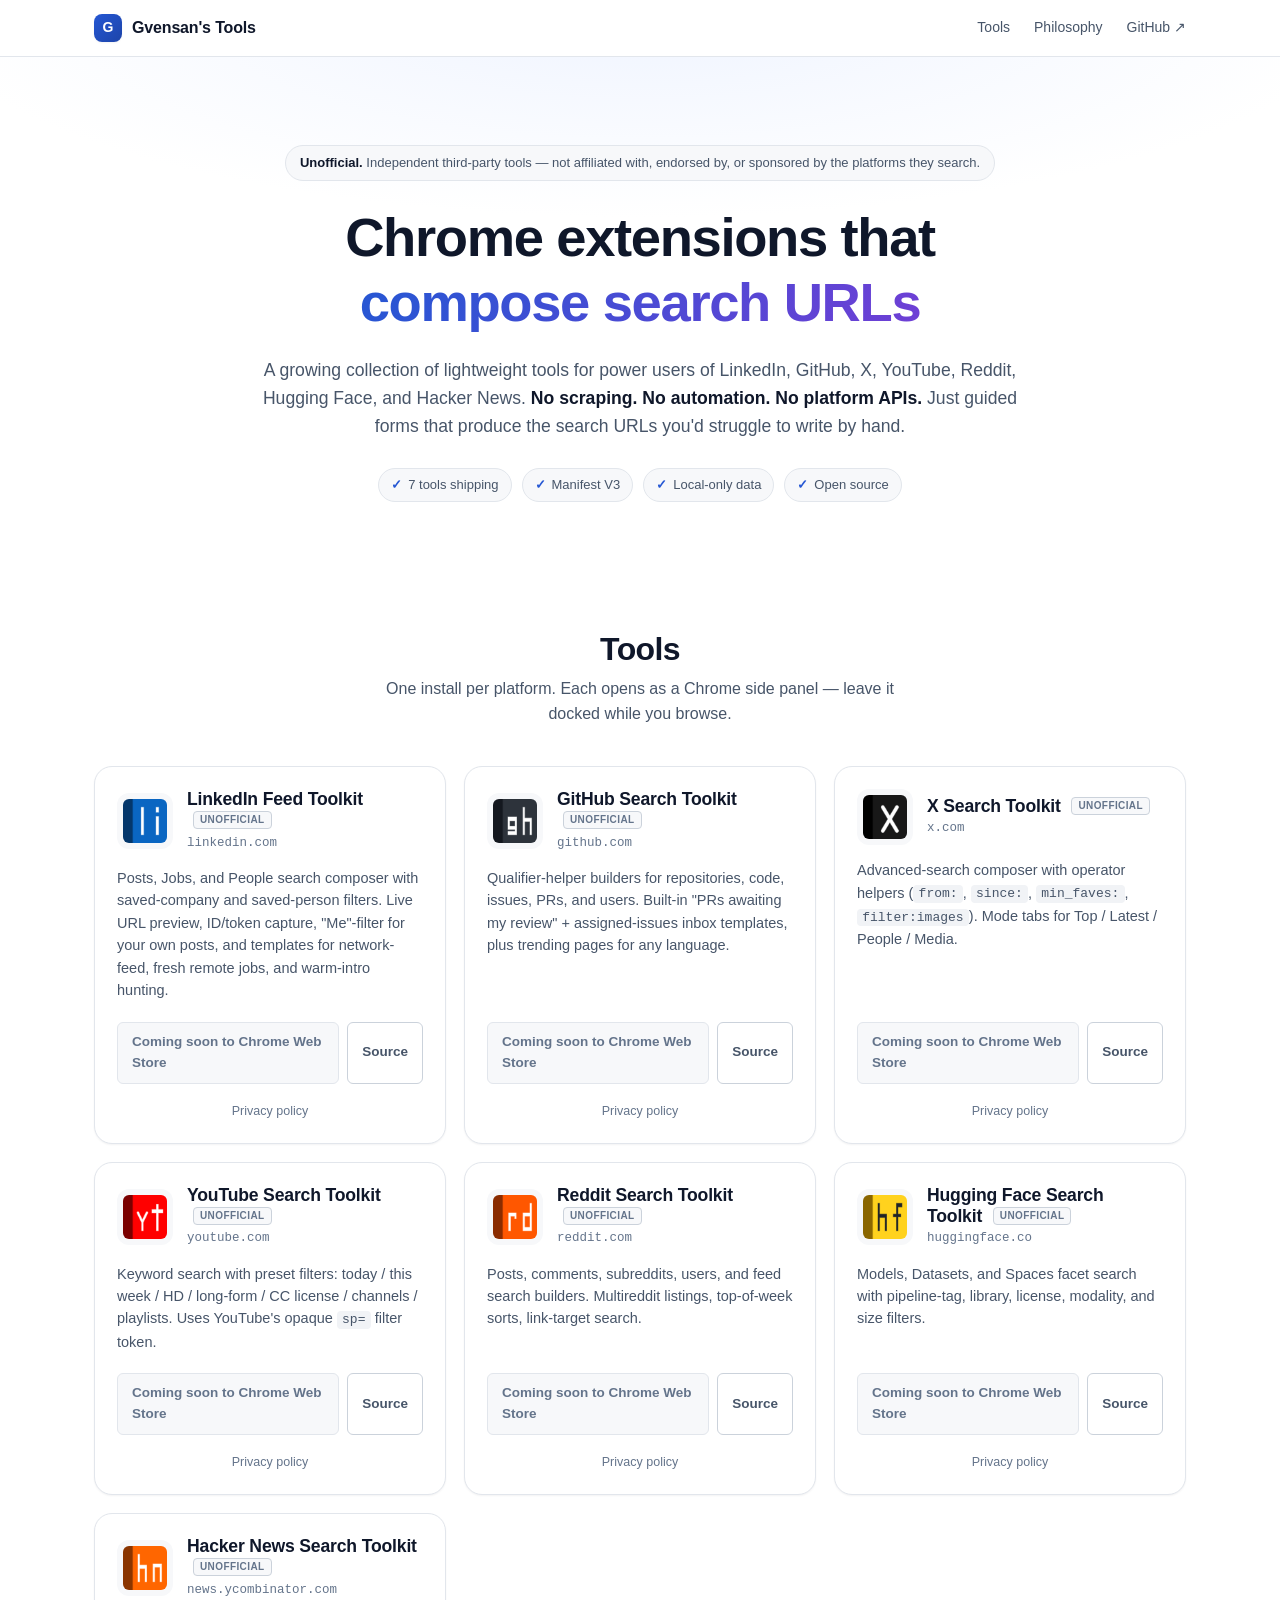
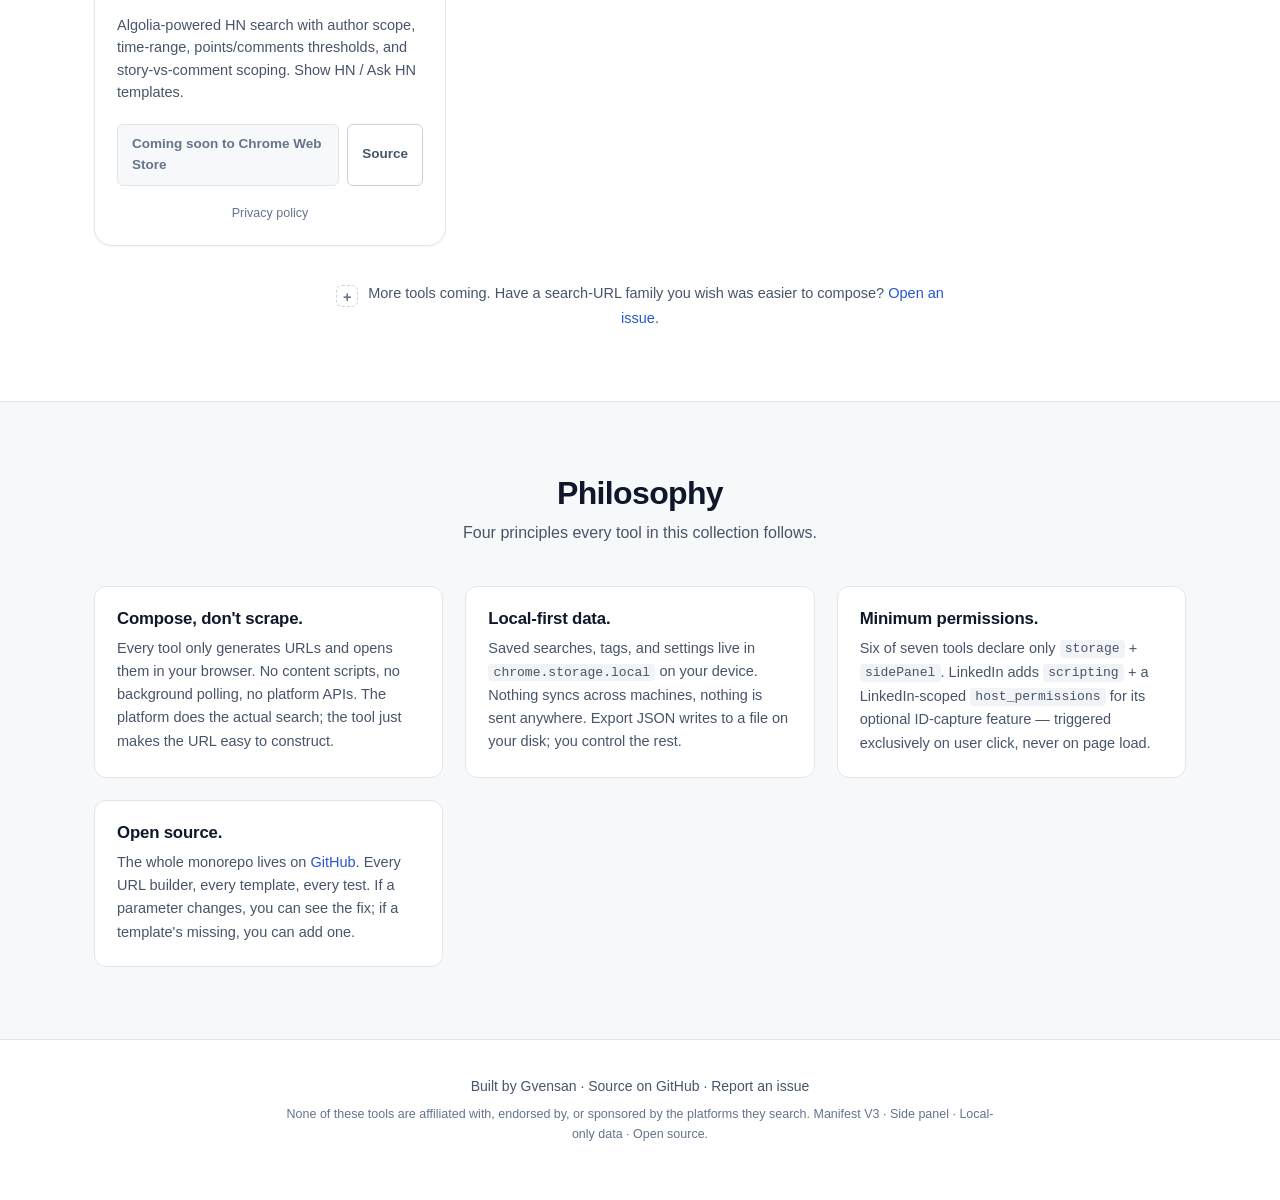
<file: index.html>
<!DOCTYPE html>
<html lang="en">
<head>
  <meta charset="UTF-8">
  <meta name="viewport" content="width=device-width, initial-scale=1.0">
  <title>Gvensan's Tools — Chrome extensions that compose search URLs</title>
  <meta name="description" content="A growing collection of lightweight Chrome extensions that compose, save, and launch high-signal search URLs on LinkedIn, GitHub, X, YouTube, Reddit, Hugging Face, and Hacker News. No scraping. No automation. No APIs.">
  <meta name="theme-color" content="#2557D3">
  <meta name="google-site-verification" content="Y26GeQxb3HOch8fUWBCXtIpqEZVXNGrwZIrm5UMP09g" />

  <!-- Open Graph -->
  <meta property="og:title" content="Gvensan's Tools">
  <meta property="og:description" content="Chrome extensions that compose search URLs — no scraping, no automation, no APIs.">
  <meta property="og:type" content="website">

  <link rel="icon" type="image/png" href="icons/linkedin.png">
  <link rel="stylesheet" href="style.css">
</head>
<body>
  <header class="site-header">
    <div class="container header-row">
      <a class="brand" href="#top" aria-label="Gvensan's Tools — home">
        <span class="brand-mark" aria-hidden="true">G</span>
        <span class="brand-name">Gvensan's&nbsp;Tools</span>
      </a>
      <nav class="site-nav" aria-label="Primary">
        <a href="#tools">Tools</a>
        <a href="#philosophy">Philosophy</a>
        <a href="https://github.com/gvensan/social-chrome-plugins" target="_blank" rel="noopener">GitHub ↗</a>
      </nav>
    </div>
  </header>

  <main id="top">
    <section class="hero">
      <div class="container">
        <p class="unofficial-banner" role="note">
          <strong>Unofficial.</strong> Independent third-party tools — not affiliated with, endorsed by, or sponsored by the platforms they search.
        </p>
        <h1>Chrome extensions that<br><span class="accent">compose search URLs</span></h1>
        <p class="tagline">
          A growing collection of lightweight tools for power users of LinkedIn, GitHub, X, YouTube, Reddit, Hugging Face, and Hacker News. <strong>No scraping. No automation. No platform APIs.</strong> Just guided forms that produce the search URLs you'd struggle to write by hand.
        </p>
        <ul class="hero-meta" aria-label="Key facts">
          <li><span class="check">✓</span> 7 tools shipping</li>
          <li><span class="check">✓</span> Manifest V3</li>
          <li><span class="check">✓</span> Local-only data</li>
          <li><span class="check">✓</span> Open source</li>
        </ul>
      </div>
    </section>

    <section id="tools" class="tools">
      <div class="container">
        <div class="section-head">
          <h2>Tools</h2>
          <p class="section-lead">One install per platform. Each opens as a Chrome side panel — leave it docked while you browse.</p>
        </div>

        <div class="tools-grid">

          <article class="tool-card">
            <header class="tool-head">
              <img class="tool-icon" src="icons/linkedin.png" alt="" width="56" height="56" loading="lazy">
              <div>
                <h3>LinkedIn Feed Toolkit <span class="badge-unofficial">Unofficial</span></h3>
                <p class="tool-platform">linkedin.com</p>
              </div>
            </header>
            <p class="tool-desc">
              Posts, Jobs, and People search composer with saved-company and saved-person filters. Live URL preview, ID/token capture, "Me"-filter for your own posts, and templates for network-feed, fresh remote jobs, and warm-intro hunting.
            </p>
            <div class="tool-actions">
              <a class="btn btn-primary disabled" aria-disabled="true">Coming soon to Chrome Web Store</a>
              <a class="btn btn-secondary" href="https://github.com/gvensan/social-chrome-plugins/tree/main/packages/linkedin" target="_blank" rel="noopener">Source</a>
            </div>
            <a class="tool-privacy" href="privacy/linkedin.html">Privacy policy</a>
          </article>

          <article class="tool-card">
            <header class="tool-head">
              <img class="tool-icon" src="icons/github.png" alt="" width="56" height="56" loading="lazy">
              <div>
                <h3>GitHub Search Toolkit <span class="badge-unofficial">Unofficial</span></h3>
                <p class="tool-platform">github.com</p>
              </div>
            </header>
            <p class="tool-desc">
              Qualifier-helper builders for repositories, code, issues, PRs, and users. Built-in "PRs awaiting my review" + assigned-issues inbox templates, plus trending pages for any language.
            </p>
            <div class="tool-actions">
              <a class="btn btn-primary disabled" aria-disabled="true">Coming soon to Chrome Web Store</a>
              <a class="btn btn-secondary" href="https://github.com/gvensan/social-chrome-plugins/tree/main/packages/github" target="_blank" rel="noopener">Source</a>
            </div>
            <a class="tool-privacy" href="privacy/github.html">Privacy policy</a>
          </article>

          <article class="tool-card">
            <header class="tool-head">
              <img class="tool-icon" src="icons/x.png" alt="" width="56" height="56" loading="lazy">
              <div>
                <h3>X Search Toolkit <span class="badge-unofficial">Unofficial</span></h3>
                <p class="tool-platform">x.com</p>
              </div>
            </header>
            <p class="tool-desc">
              Advanced-search composer with operator helpers (<code>from:</code>, <code>since:</code>, <code>min_faves:</code>, <code>filter:images</code>). Mode tabs for Top / Latest / People / Media.
            </p>
            <div class="tool-actions">
              <a class="btn btn-primary disabled" aria-disabled="true">Coming soon to Chrome Web Store</a>
              <a class="btn btn-secondary" href="https://github.com/gvensan/social-chrome-plugins/tree/main/packages/x" target="_blank" rel="noopener">Source</a>
            </div>
            <a class="tool-privacy" href="privacy/x.html">Privacy policy</a>
          </article>

          <article class="tool-card">
            <header class="tool-head">
              <img class="tool-icon" src="icons/youtube.png" alt="" width="56" height="56" loading="lazy">
              <div>
                <h3>YouTube Search Toolkit <span class="badge-unofficial">Unofficial</span></h3>
                <p class="tool-platform">youtube.com</p>
              </div>
            </header>
            <p class="tool-desc">
              Keyword search with preset filters: today / this week / HD / long-form / CC license / channels / playlists. Uses YouTube's opaque <code>sp=</code> filter token.
            </p>
            <div class="tool-actions">
              <a class="btn btn-primary disabled" aria-disabled="true">Coming soon to Chrome Web Store</a>
              <a class="btn btn-secondary" href="https://github.com/gvensan/social-chrome-plugins/tree/main/packages/youtube" target="_blank" rel="noopener">Source</a>
            </div>
            <a class="tool-privacy" href="privacy/youtube.html">Privacy policy</a>
          </article>

          <article class="tool-card">
            <header class="tool-head">
              <img class="tool-icon" src="icons/reddit.png" alt="" width="56" height="56" loading="lazy">
              <div>
                <h3>Reddit Search Toolkit <span class="badge-unofficial">Unofficial</span></h3>
                <p class="tool-platform">reddit.com</p>
              </div>
            </header>
            <p class="tool-desc">
              Posts, comments, subreddits, users, and feed search builders. Multireddit listings, top-of-week sorts, link-target search.
            </p>
            <div class="tool-actions">
              <a class="btn btn-primary disabled" aria-disabled="true">Coming soon to Chrome Web Store</a>
              <a class="btn btn-secondary" href="https://github.com/gvensan/social-chrome-plugins/tree/main/packages/reddit" target="_blank" rel="noopener">Source</a>
            </div>
            <a class="tool-privacy" href="privacy/reddit.html">Privacy policy</a>
          </article>

          <article class="tool-card">
            <header class="tool-head">
              <img class="tool-icon" src="icons/huggingface.png" alt="" width="56" height="56" loading="lazy">
              <div>
                <h3>Hugging Face Search Toolkit <span class="badge-unofficial">Unofficial</span></h3>
                <p class="tool-platform">huggingface.co</p>
              </div>
            </header>
            <p class="tool-desc">
              Models, Datasets, and Spaces facet search with pipeline-tag, library, license, modality, and size filters.
            </p>
            <div class="tool-actions">
              <a class="btn btn-primary disabled" aria-disabled="true">Coming soon to Chrome Web Store</a>
              <a class="btn btn-secondary" href="https://github.com/gvensan/social-chrome-plugins/tree/main/packages/huggingface" target="_blank" rel="noopener">Source</a>
            </div>
            <a class="tool-privacy" href="privacy/huggingface.html">Privacy policy</a>
          </article>

          <article class="tool-card">
            <header class="tool-head">
              <img class="tool-icon" src="icons/hackernews.png" alt="" width="56" height="56" loading="lazy">
              <div>
                <h3>Hacker News Search Toolkit <span class="badge-unofficial">Unofficial</span></h3>
                <p class="tool-platform">news.ycombinator.com</p>
              </div>
            </header>
            <p class="tool-desc">
              Algolia-powered HN search with author scope, time-range, points/comments thresholds, and story-vs-comment scoping. Show HN / Ask HN templates.
            </p>
            <div class="tool-actions">
              <a class="btn btn-primary disabled" aria-disabled="true">Coming soon to Chrome Web Store</a>
              <a class="btn btn-secondary" href="https://github.com/gvensan/social-chrome-plugins/tree/main/packages/hackernews" target="_blank" rel="noopener">Source</a>
            </div>
            <a class="tool-privacy" href="privacy/hackernews.html">Privacy policy</a>
          </article>

        </div>

        <p class="more-coming">
          <span class="more-coming-mark">+</span>
          More tools coming. Have a search-URL family you wish was easier to compose? <a href="https://github.com/gvensan/social-chrome-plugins/issues" target="_blank" rel="noopener">Open an issue</a>.
        </p>
      </div>
    </section>

    <section id="philosophy" class="philosophy">
      <div class="container">
        <div class="section-head">
          <h2>Philosophy</h2>
          <p class="section-lead">Four principles every tool in this collection follows.</p>
        </div>

        <div class="philosophy-grid">
          <div class="philosophy-item">
            <h3>Compose, don't scrape.</h3>
            <p>Every tool only generates URLs and opens them in your browser. No content scripts, no background polling, no platform APIs. The platform does the actual search; the tool just makes the URL easy to construct.</p>
          </div>

          <div class="philosophy-item">
            <h3>Local-first data.</h3>
            <p>Saved searches, tags, and settings live in <code>chrome.storage.local</code> on your device. Nothing syncs across machines, nothing is sent anywhere. Export JSON writes to a file on your disk; you control the rest.</p>
          </div>

          <div class="philosophy-item">
            <h3>Minimum permissions.</h3>
            <p>Six of seven tools declare only <code>storage</code> + <code>sidePanel</code>. LinkedIn adds <code>scripting</code> + a LinkedIn-scoped <code>host_permissions</code> for its optional ID-capture feature — triggered exclusively on user click, never on page load.</p>
          </div>

          <div class="philosophy-item">
            <h3>Open source.</h3>
            <p>The whole monorepo lives on <a href="https://github.com/gvensan/social-chrome-plugins" target="_blank" rel="noopener">GitHub</a>. Every URL builder, every template, every test. If a parameter changes, you can see the fix; if a template's missing, you can add one.</p>
          </div>
        </div>
      </div>
    </section>
  </main>

  <footer class="site-footer">
    <div class="container">
      <p class="footer-row">
        Built by <a href="https://github.com/gvensan" target="_blank" rel="noopener">Gvensan</a>
        ·
        <a href="https://github.com/gvensan/social-chrome-plugins" target="_blank" rel="noopener">Source on GitHub</a>
        ·
        <a href="https://github.com/gvensan/social-chrome-plugins/issues" target="_blank" rel="noopener">Report an issue</a>
      </p>
      <p class="footer-note">
        None of these tools are affiliated with, endorsed by, or sponsored by the platforms they search.
        Manifest V3 · Side panel · Local-only data · Open source.
      </p>
    </div>
  </footer>
</body>
</html>
</file>
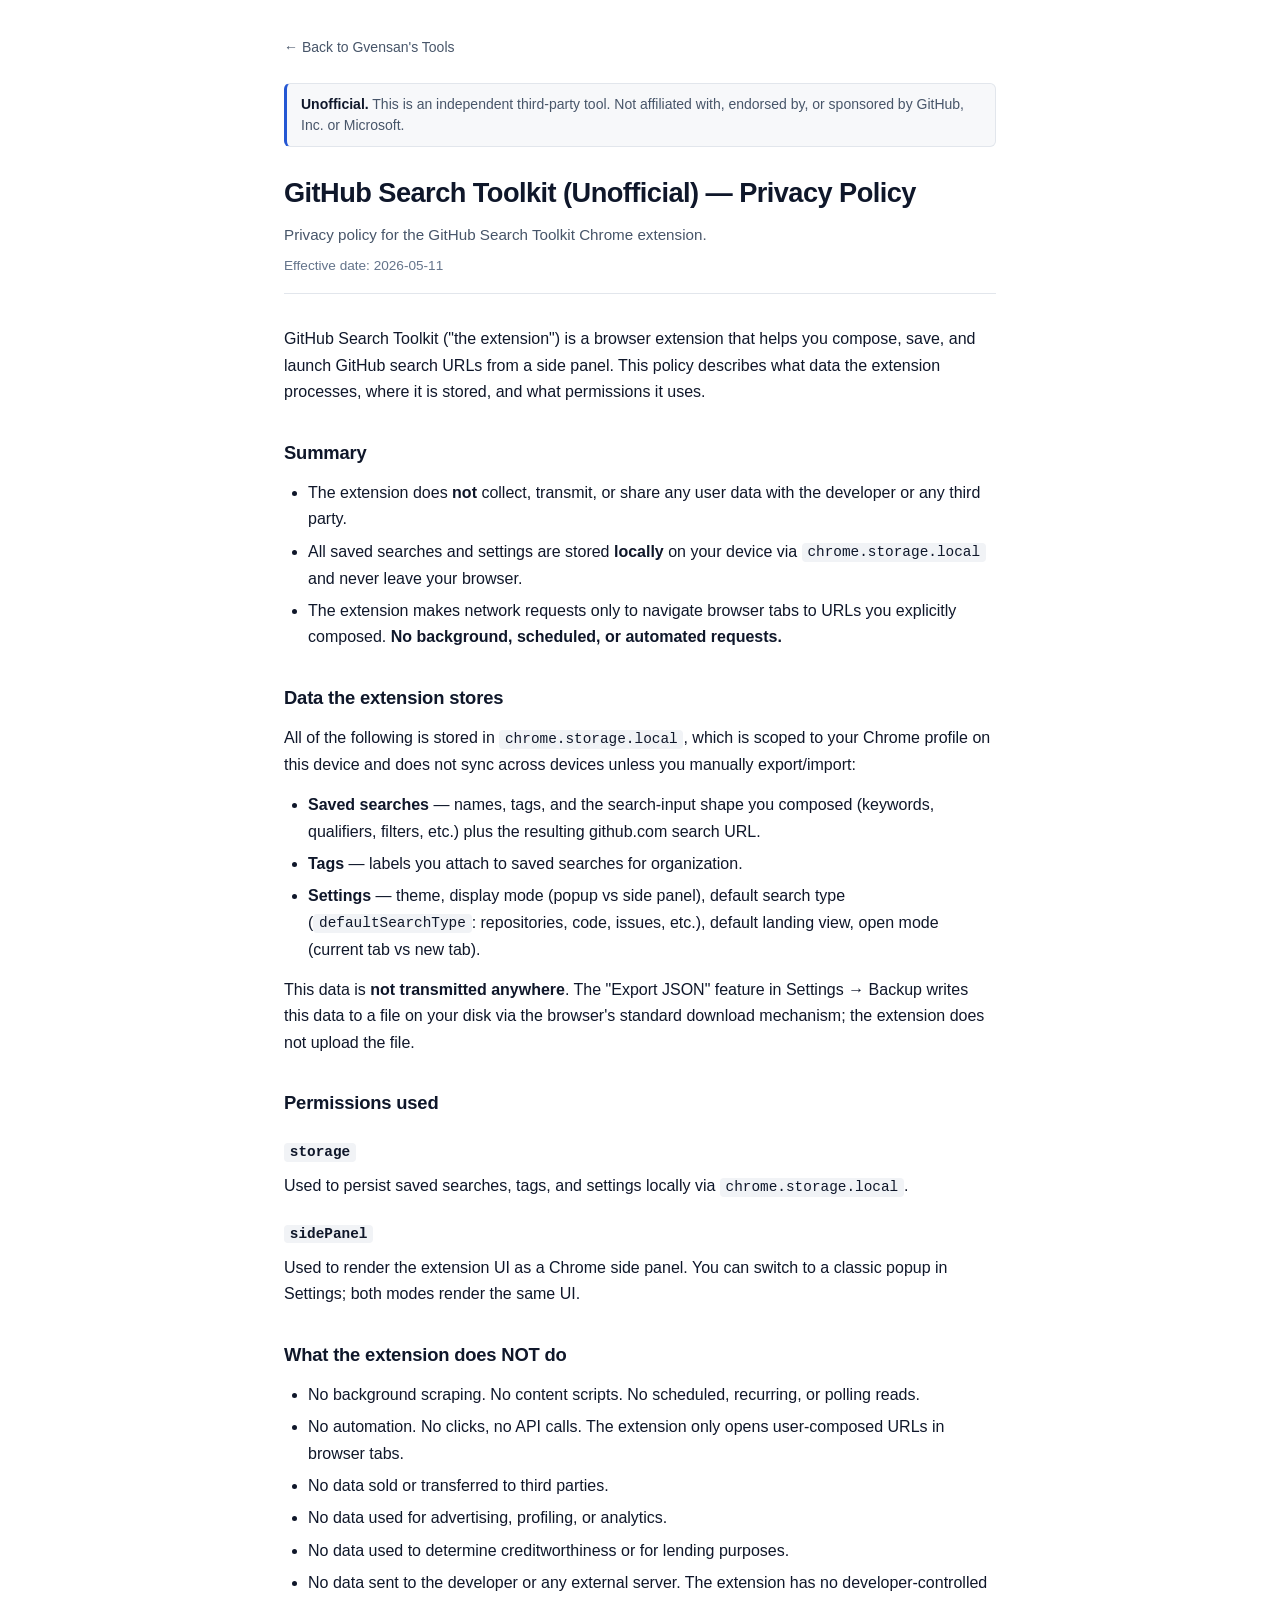
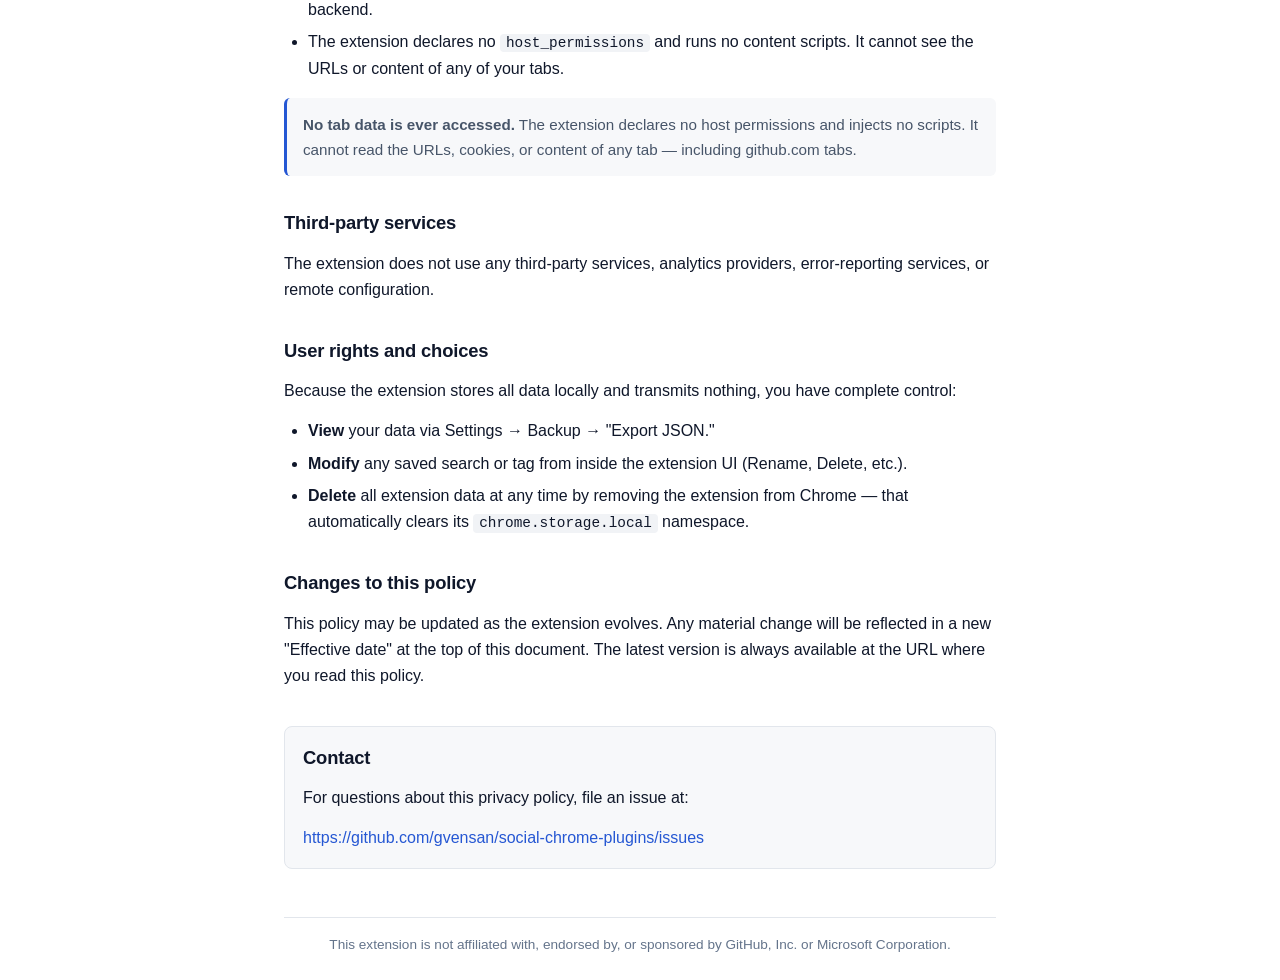
<file: privacy/github.html>
<!DOCTYPE html>
<html lang="en">
<head>
  <meta charset="UTF-8">
  <meta name="viewport" content="width=device-width, initial-scale=1.0">
  <title>Privacy Policy — GitHub Search Toolkit (Unofficial)</title>
  <meta name="description" content="Privacy policy for the GitHub Search Toolkit Chrome extension.">
  <link rel="icon" type="image/png" href="../icons/github.png">
  <link rel="stylesheet" href="style.css">
</head>
<body>
  <main class="container">
    <a class="back-link" href="../index.html">← Back to Gvensan's Tools</a>

    <p class="unofficial-banner" role="note">
      <strong>Unofficial.</strong> This is an independent third-party tool. Not affiliated with, endorsed by, or sponsored by GitHub, Inc. or Microsoft.
    </p>

    <h1>GitHub Search Toolkit (Unofficial) — Privacy Policy</h1>
    <p class="subtitle">Privacy policy for the GitHub Search Toolkit Chrome extension.</p>
    <p class="meta">Effective date: 2026-05-11</p>

    <p>
      GitHub Search Toolkit ("the extension") is a browser extension that helps you compose, save, and launch GitHub search URLs from a side panel. This policy describes what data the extension processes, where it is stored, and what permissions it uses.
    </p>

    <h2>Summary</h2>
    <ul>
      <li>The extension does <strong>not</strong> collect, transmit, or share any user data with the developer or any third party.</li>
      <li>All saved searches and settings are stored <strong>locally</strong> on your device via <code>chrome.storage.local</code> and never leave your browser.</li>
      <li>The extension makes network requests only to navigate browser tabs to URLs you explicitly composed. <strong>No background, scheduled, or automated requests.</strong></li>
    </ul>

    <h2>Data the extension stores</h2>
    <p>
      All of the following is stored in <code>chrome.storage.local</code>, which is scoped to your Chrome profile on this device and does not sync across devices unless you manually export/import:
    </p>
    <ul>
      <li><strong>Saved searches</strong> — names, tags, and the search-input shape you composed (keywords, qualifiers, filters, etc.) plus the resulting github.com search URL.</li>
      <li><strong>Tags</strong> — labels you attach to saved searches for organization.</li>
      <li><strong>Settings</strong> — theme, display mode (popup vs side panel), default search type (<code>defaultSearchType</code>: repositories, code, issues, etc.), default landing view, open mode (current tab vs new tab).</li>
    </ul>
    <p>
      This data is <strong>not transmitted anywhere</strong>. The "Export JSON" feature in Settings → Backup writes this data to a file on your disk via the browser's standard download mechanism; the extension does not upload the file.
    </p>

    <h2>Permissions used</h2>

    <h3><code>storage</code></h3>
    <p>Used to persist saved searches, tags, and settings locally via <code>chrome.storage.local</code>.</p>

    <h3><code>sidePanel</code></h3>
    <p>Used to render the extension UI as a Chrome side panel. You can switch to a classic popup in Settings; both modes render the same UI.</p>

    <h2>What the extension does NOT do</h2>
    <ul>
      <li>No background scraping. No content scripts. No scheduled, recurring, or polling reads.</li>
      <li>No automation. No clicks, no API calls. The extension only opens user-composed URLs in browser tabs.</li>
      <li>No data sold or transferred to third parties.</li>
      <li>No data used for advertising, profiling, or analytics.</li>
      <li>No data used to determine creditworthiness or for lending purposes.</li>
      <li>No data sent to the developer or any external server. The extension has no developer-controlled backend.</li>
      <li>The extension declares no <code>host_permissions</code> and runs no content scripts. It cannot see the URLs or content of any of your tabs.</li>
    </ul>

    <div class="callout">
      <strong>No tab data is ever accessed.</strong> The extension declares no host permissions and injects no scripts. It cannot read the URLs, cookies, or content of any tab — including github.com tabs.
    </div>

    <h2>Third-party services</h2>
    <p>The extension does not use any third-party services, analytics providers, error-reporting services, or remote configuration.</p>

    <h2>User rights and choices</h2>
    <p>Because the extension stores all data locally and transmits nothing, you have complete control:</p>
    <ul>
      <li><strong>View</strong> your data via Settings → Backup → "Export JSON."</li>
      <li><strong>Modify</strong> any saved search or tag from inside the extension UI (Rename, Delete, etc.).</li>
      <li><strong>Delete</strong> all extension data at any time by removing the extension from Chrome — that automatically clears its <code>chrome.storage.local</code> namespace.</li>
    </ul>

    <h2>Changes to this policy</h2>
    <p>This policy may be updated as the extension evolves. Any material change will be reflected in a new "Effective date" at the top of this document. The latest version is always available at the URL where you read this policy.</p>

    <div class="contact-block">
      <h2 style="margin-top:0">Contact</h2>
      <p>For questions about this privacy policy, file an issue at:</p>
      <p><a href="https://github.com/gvensan/social-chrome-plugins/issues" target="_blank" rel="noopener">https://github.com/gvensan/social-chrome-plugins/issues</a></p>
    </div>

    <footer>
      This extension is not affiliated with, endorsed by, or sponsored by GitHub, Inc. or Microsoft Corporation.
    </footer>
  </main>
</body>
</html>
</file>
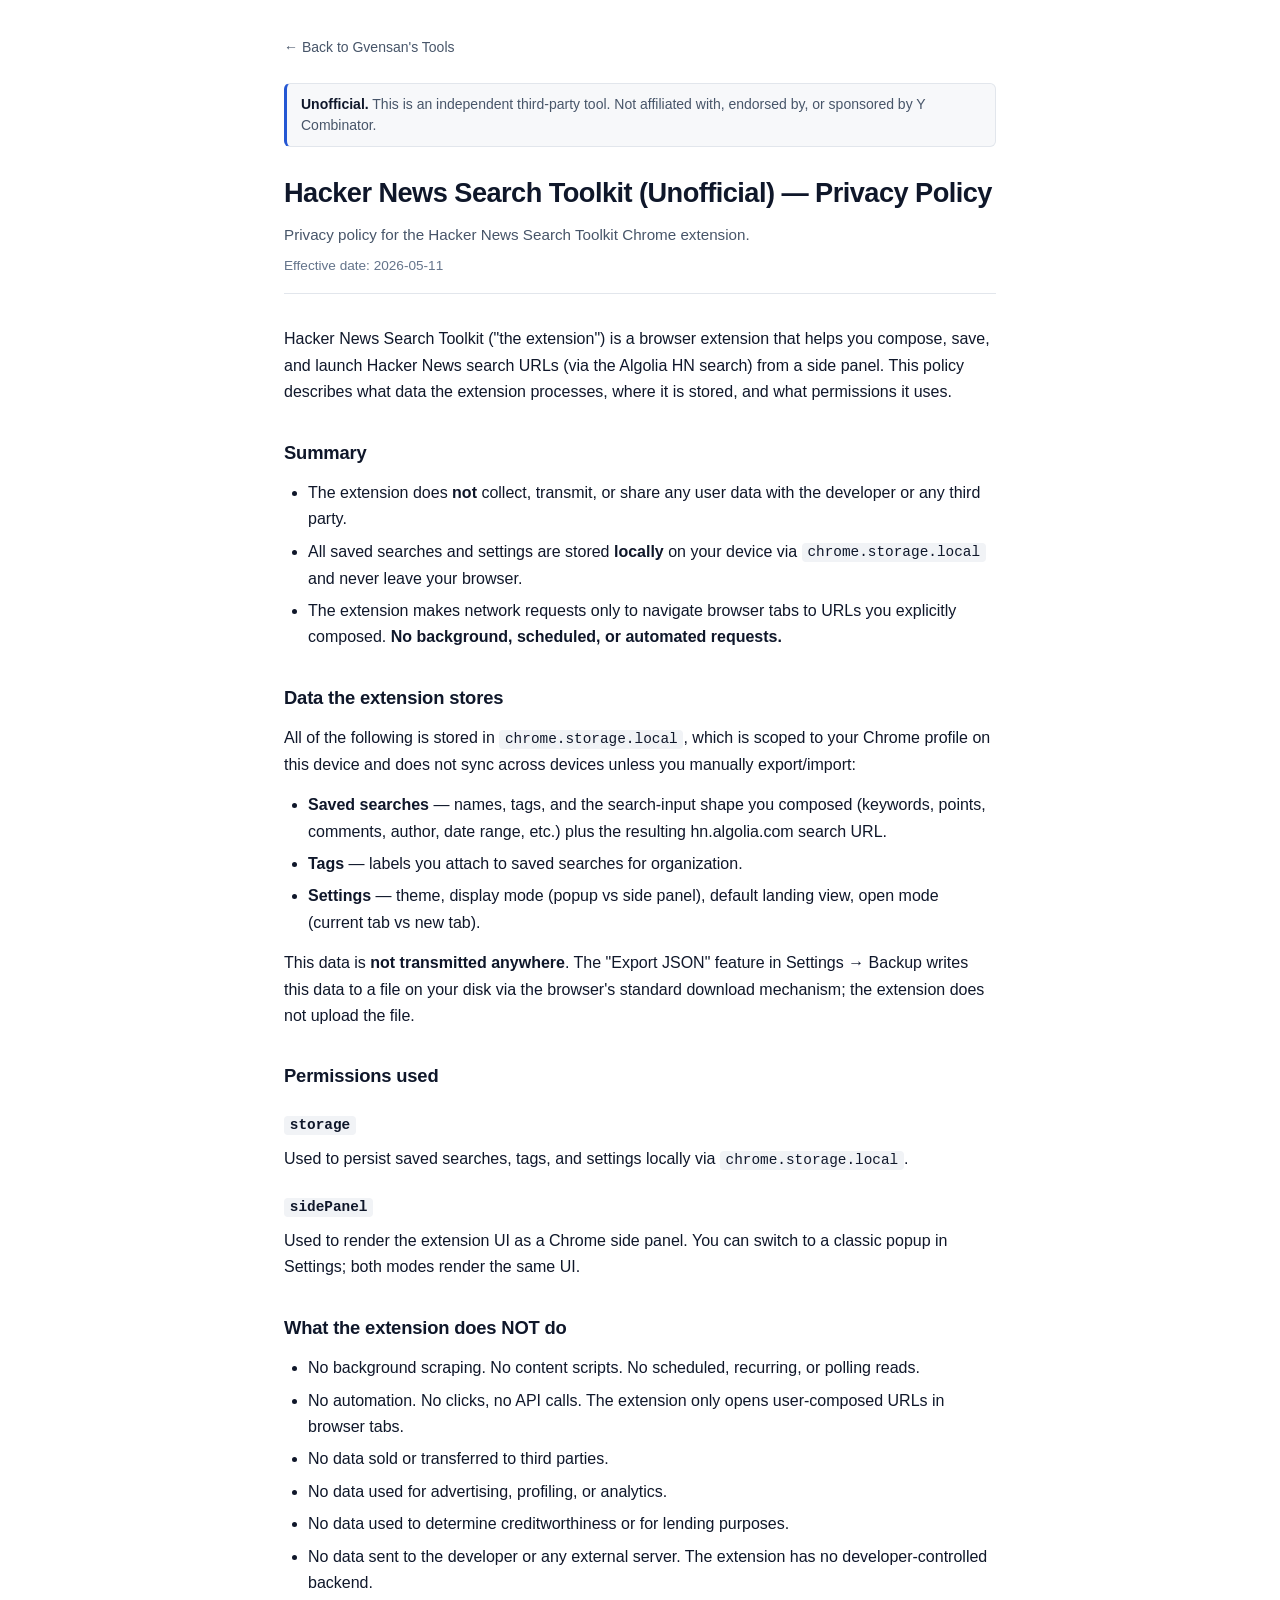
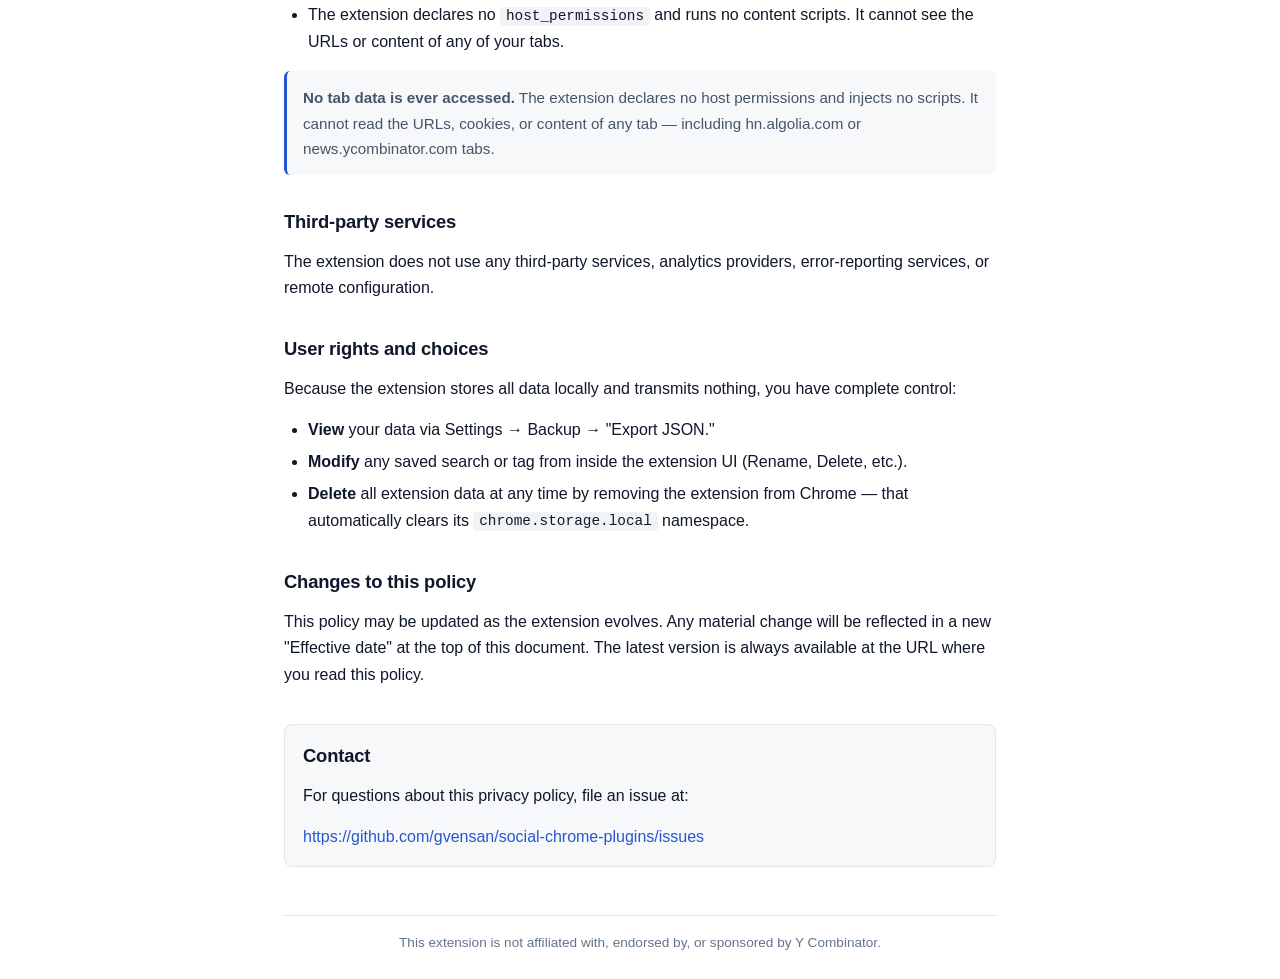
<file: privacy/hackernews.html>
<!DOCTYPE html>
<html lang="en">
<head>
  <meta charset="UTF-8">
  <meta name="viewport" content="width=device-width, initial-scale=1.0">
  <title>Privacy Policy — Hacker News Search Toolkit (Unofficial)</title>
  <meta name="description" content="Privacy policy for the Hacker News Search Toolkit Chrome extension.">
  <link rel="icon" type="image/png" href="../icons/hackernews.png">
  <link rel="stylesheet" href="style.css">
</head>
<body>
  <main class="container">
    <a class="back-link" href="../index.html">← Back to Gvensan's Tools</a>

    <p class="unofficial-banner" role="note">
      <strong>Unofficial.</strong> This is an independent third-party tool. Not affiliated with, endorsed by, or sponsored by Y Combinator.
    </p>

    <h1>Hacker News Search Toolkit (Unofficial) — Privacy Policy</h1>
    <p class="subtitle">Privacy policy for the Hacker News Search Toolkit Chrome extension.</p>
    <p class="meta">Effective date: 2026-05-11</p>

    <p>
      Hacker News Search Toolkit ("the extension") is a browser extension that helps you compose, save, and launch Hacker News search URLs (via the Algolia HN search) from a side panel. This policy describes what data the extension processes, where it is stored, and what permissions it uses.
    </p>

    <h2>Summary</h2>
    <ul>
      <li>The extension does <strong>not</strong> collect, transmit, or share any user data with the developer or any third party.</li>
      <li>All saved searches and settings are stored <strong>locally</strong> on your device via <code>chrome.storage.local</code> and never leave your browser.</li>
      <li>The extension makes network requests only to navigate browser tabs to URLs you explicitly composed. <strong>No background, scheduled, or automated requests.</strong></li>
    </ul>

    <h2>Data the extension stores</h2>
    <p>
      All of the following is stored in <code>chrome.storage.local</code>, which is scoped to your Chrome profile on this device and does not sync across devices unless you manually export/import:
    </p>
    <ul>
      <li><strong>Saved searches</strong> — names, tags, and the search-input shape you composed (keywords, points, comments, author, date range, etc.) plus the resulting hn.algolia.com search URL.</li>
      <li><strong>Tags</strong> — labels you attach to saved searches for organization.</li>
      <li><strong>Settings</strong> — theme, display mode (popup vs side panel), default landing view, open mode (current tab vs new tab).</li>
    </ul>
    <p>
      This data is <strong>not transmitted anywhere</strong>. The "Export JSON" feature in Settings → Backup writes this data to a file on your disk via the browser's standard download mechanism; the extension does not upload the file.
    </p>

    <h2>Permissions used</h2>

    <h3><code>storage</code></h3>
    <p>Used to persist saved searches, tags, and settings locally via <code>chrome.storage.local</code>.</p>

    <h3><code>sidePanel</code></h3>
    <p>Used to render the extension UI as a Chrome side panel. You can switch to a classic popup in Settings; both modes render the same UI.</p>

    <h2>What the extension does NOT do</h2>
    <ul>
      <li>No background scraping. No content scripts. No scheduled, recurring, or polling reads.</li>
      <li>No automation. No clicks, no API calls. The extension only opens user-composed URLs in browser tabs.</li>
      <li>No data sold or transferred to third parties.</li>
      <li>No data used for advertising, profiling, or analytics.</li>
      <li>No data used to determine creditworthiness or for lending purposes.</li>
      <li>No data sent to the developer or any external server. The extension has no developer-controlled backend.</li>
      <li>The extension declares no <code>host_permissions</code> and runs no content scripts. It cannot see the URLs or content of any of your tabs.</li>
    </ul>

    <div class="callout">
      <strong>No tab data is ever accessed.</strong> The extension declares no host permissions and injects no scripts. It cannot read the URLs, cookies, or content of any tab — including hn.algolia.com or news.ycombinator.com tabs.
    </div>

    <h2>Third-party services</h2>
    <p>The extension does not use any third-party services, analytics providers, error-reporting services, or remote configuration.</p>

    <h2>User rights and choices</h2>
    <p>Because the extension stores all data locally and transmits nothing, you have complete control:</p>
    <ul>
      <li><strong>View</strong> your data via Settings → Backup → "Export JSON."</li>
      <li><strong>Modify</strong> any saved search or tag from inside the extension UI (Rename, Delete, etc.).</li>
      <li><strong>Delete</strong> all extension data at any time by removing the extension from Chrome — that automatically clears its <code>chrome.storage.local</code> namespace.</li>
    </ul>

    <h2>Changes to this policy</h2>
    <p>This policy may be updated as the extension evolves. Any material change will be reflected in a new "Effective date" at the top of this document. The latest version is always available at the URL where you read this policy.</p>

    <div class="contact-block">
      <h2 style="margin-top:0">Contact</h2>
      <p>For questions about this privacy policy, file an issue at:</p>
      <p><a href="https://github.com/gvensan/social-chrome-plugins/issues" target="_blank" rel="noopener">https://github.com/gvensan/social-chrome-plugins/issues</a></p>
    </div>

    <footer>
      This extension is not affiliated with, endorsed by, or sponsored by Y Combinator.
    </footer>
  </main>
</body>
</html>
</file>
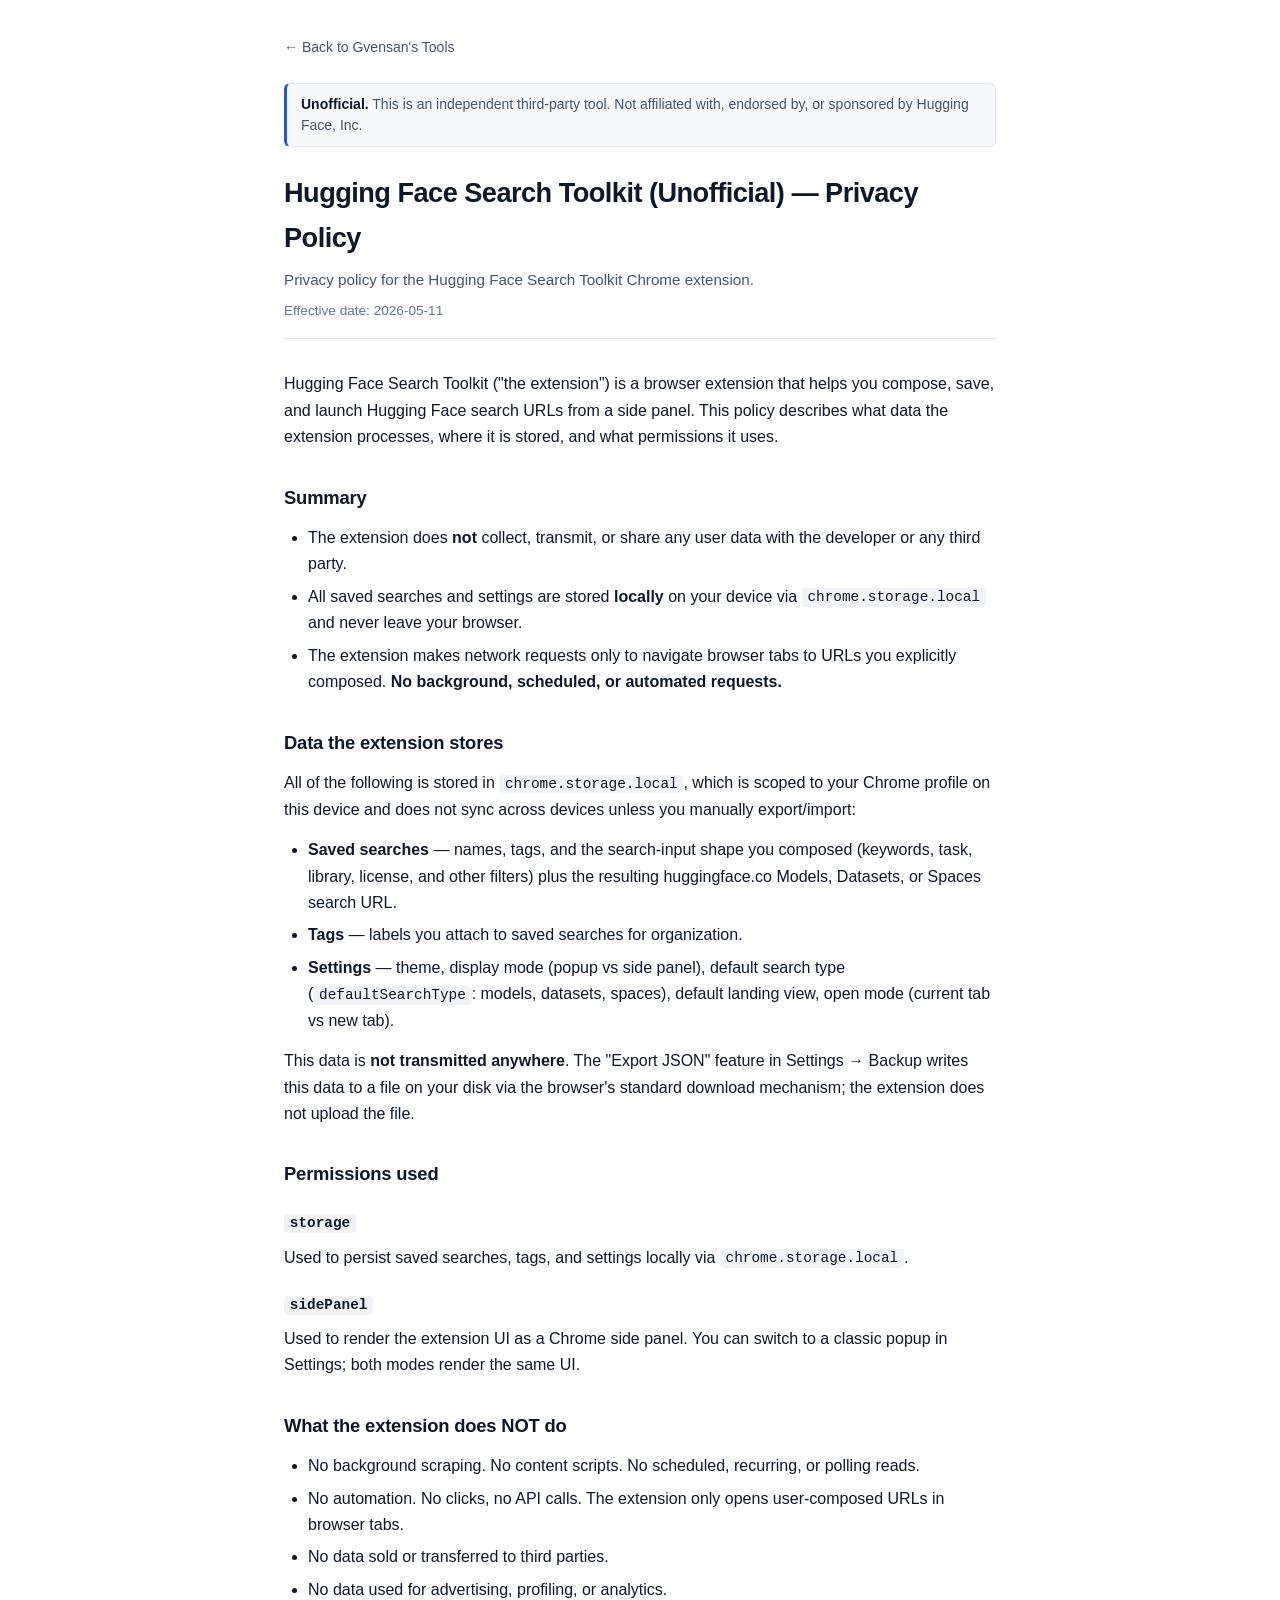
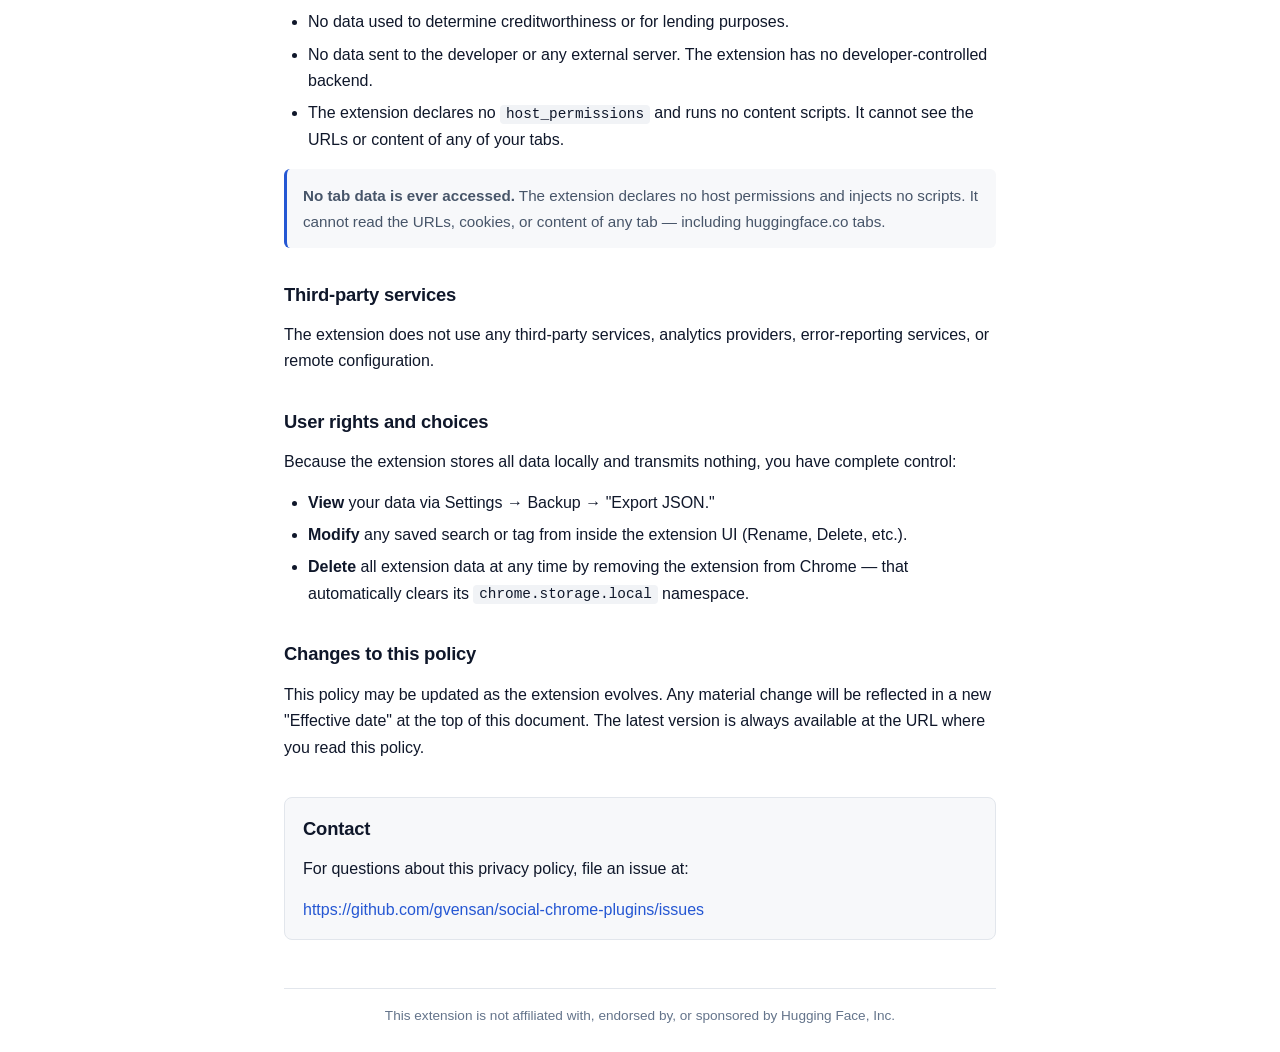
<file: privacy/huggingface.html>
<!DOCTYPE html>
<html lang="en">
<head>
  <meta charset="UTF-8">
  <meta name="viewport" content="width=device-width, initial-scale=1.0">
  <title>Privacy Policy — Hugging Face Search Toolkit (Unofficial)</title>
  <meta name="description" content="Privacy policy for the Hugging Face Search Toolkit Chrome extension.">
  <link rel="icon" type="image/png" href="../icons/huggingface.png">
  <link rel="stylesheet" href="style.css">
</head>
<body>
  <main class="container">
    <a class="back-link" href="../index.html">← Back to Gvensan's Tools</a>

    <p class="unofficial-banner" role="note">
      <strong>Unofficial.</strong> This is an independent third-party tool. Not affiliated with, endorsed by, or sponsored by Hugging Face, Inc.
    </p>

    <h1>Hugging Face Search Toolkit (Unofficial) — Privacy Policy</h1>
    <p class="subtitle">Privacy policy for the Hugging Face Search Toolkit Chrome extension.</p>
    <p class="meta">Effective date: 2026-05-11</p>

    <p>
      Hugging Face Search Toolkit ("the extension") is a browser extension that helps you compose, save, and launch Hugging Face search URLs from a side panel. This policy describes what data the extension processes, where it is stored, and what permissions it uses.
    </p>

    <h2>Summary</h2>
    <ul>
      <li>The extension does <strong>not</strong> collect, transmit, or share any user data with the developer or any third party.</li>
      <li>All saved searches and settings are stored <strong>locally</strong> on your device via <code>chrome.storage.local</code> and never leave your browser.</li>
      <li>The extension makes network requests only to navigate browser tabs to URLs you explicitly composed. <strong>No background, scheduled, or automated requests.</strong></li>
    </ul>

    <h2>Data the extension stores</h2>
    <p>
      All of the following is stored in <code>chrome.storage.local</code>, which is scoped to your Chrome profile on this device and does not sync across devices unless you manually export/import:
    </p>
    <ul>
      <li><strong>Saved searches</strong> — names, tags, and the search-input shape you composed (keywords, task, library, license, and other filters) plus the resulting huggingface.co Models, Datasets, or Spaces search URL.</li>
      <li><strong>Tags</strong> — labels you attach to saved searches for organization.</li>
      <li><strong>Settings</strong> — theme, display mode (popup vs side panel), default search type (<code>defaultSearchType</code>: models, datasets, spaces), default landing view, open mode (current tab vs new tab).</li>
    </ul>
    <p>
      This data is <strong>not transmitted anywhere</strong>. The "Export JSON" feature in Settings → Backup writes this data to a file on your disk via the browser's standard download mechanism; the extension does not upload the file.
    </p>

    <h2>Permissions used</h2>

    <h3><code>storage</code></h3>
    <p>Used to persist saved searches, tags, and settings locally via <code>chrome.storage.local</code>.</p>

    <h3><code>sidePanel</code></h3>
    <p>Used to render the extension UI as a Chrome side panel. You can switch to a classic popup in Settings; both modes render the same UI.</p>

    <h2>What the extension does NOT do</h2>
    <ul>
      <li>No background scraping. No content scripts. No scheduled, recurring, or polling reads.</li>
      <li>No automation. No clicks, no API calls. The extension only opens user-composed URLs in browser tabs.</li>
      <li>No data sold or transferred to third parties.</li>
      <li>No data used for advertising, profiling, or analytics.</li>
      <li>No data used to determine creditworthiness or for lending purposes.</li>
      <li>No data sent to the developer or any external server. The extension has no developer-controlled backend.</li>
      <li>The extension declares no <code>host_permissions</code> and runs no content scripts. It cannot see the URLs or content of any of your tabs.</li>
    </ul>

    <div class="callout">
      <strong>No tab data is ever accessed.</strong> The extension declares no host permissions and injects no scripts. It cannot read the URLs, cookies, or content of any tab — including huggingface.co tabs.
    </div>

    <h2>Third-party services</h2>
    <p>The extension does not use any third-party services, analytics providers, error-reporting services, or remote configuration.</p>

    <h2>User rights and choices</h2>
    <p>Because the extension stores all data locally and transmits nothing, you have complete control:</p>
    <ul>
      <li><strong>View</strong> your data via Settings → Backup → "Export JSON."</li>
      <li><strong>Modify</strong> any saved search or tag from inside the extension UI (Rename, Delete, etc.).</li>
      <li><strong>Delete</strong> all extension data at any time by removing the extension from Chrome — that automatically clears its <code>chrome.storage.local</code> namespace.</li>
    </ul>

    <h2>Changes to this policy</h2>
    <p>This policy may be updated as the extension evolves. Any material change will be reflected in a new "Effective date" at the top of this document. The latest version is always available at the URL where you read this policy.</p>

    <div class="contact-block">
      <h2 style="margin-top:0">Contact</h2>
      <p>For questions about this privacy policy, file an issue at:</p>
      <p><a href="https://github.com/gvensan/social-chrome-plugins/issues" target="_blank" rel="noopener">https://github.com/gvensan/social-chrome-plugins/issues</a></p>
    </div>

    <footer>
      This extension is not affiliated with, endorsed by, or sponsored by Hugging Face, Inc.
    </footer>
  </main>
</body>
</html>
</file>
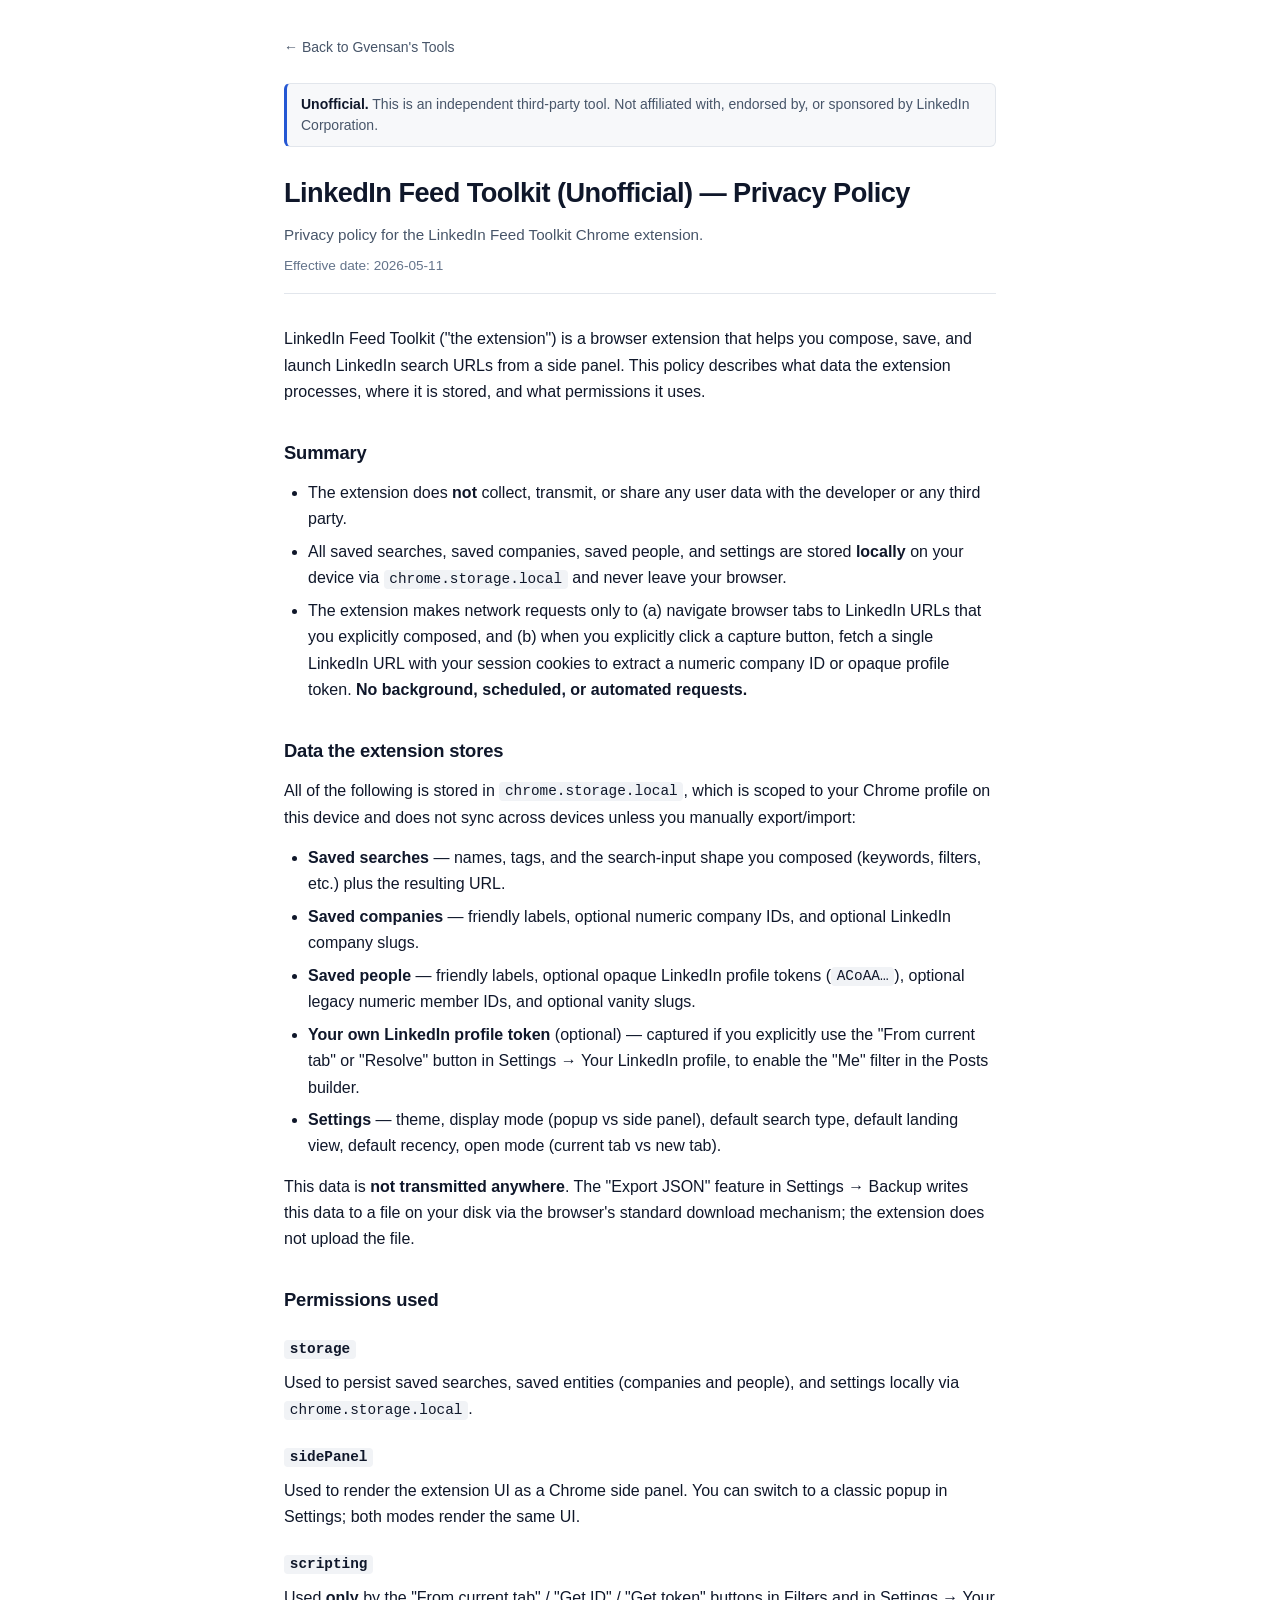
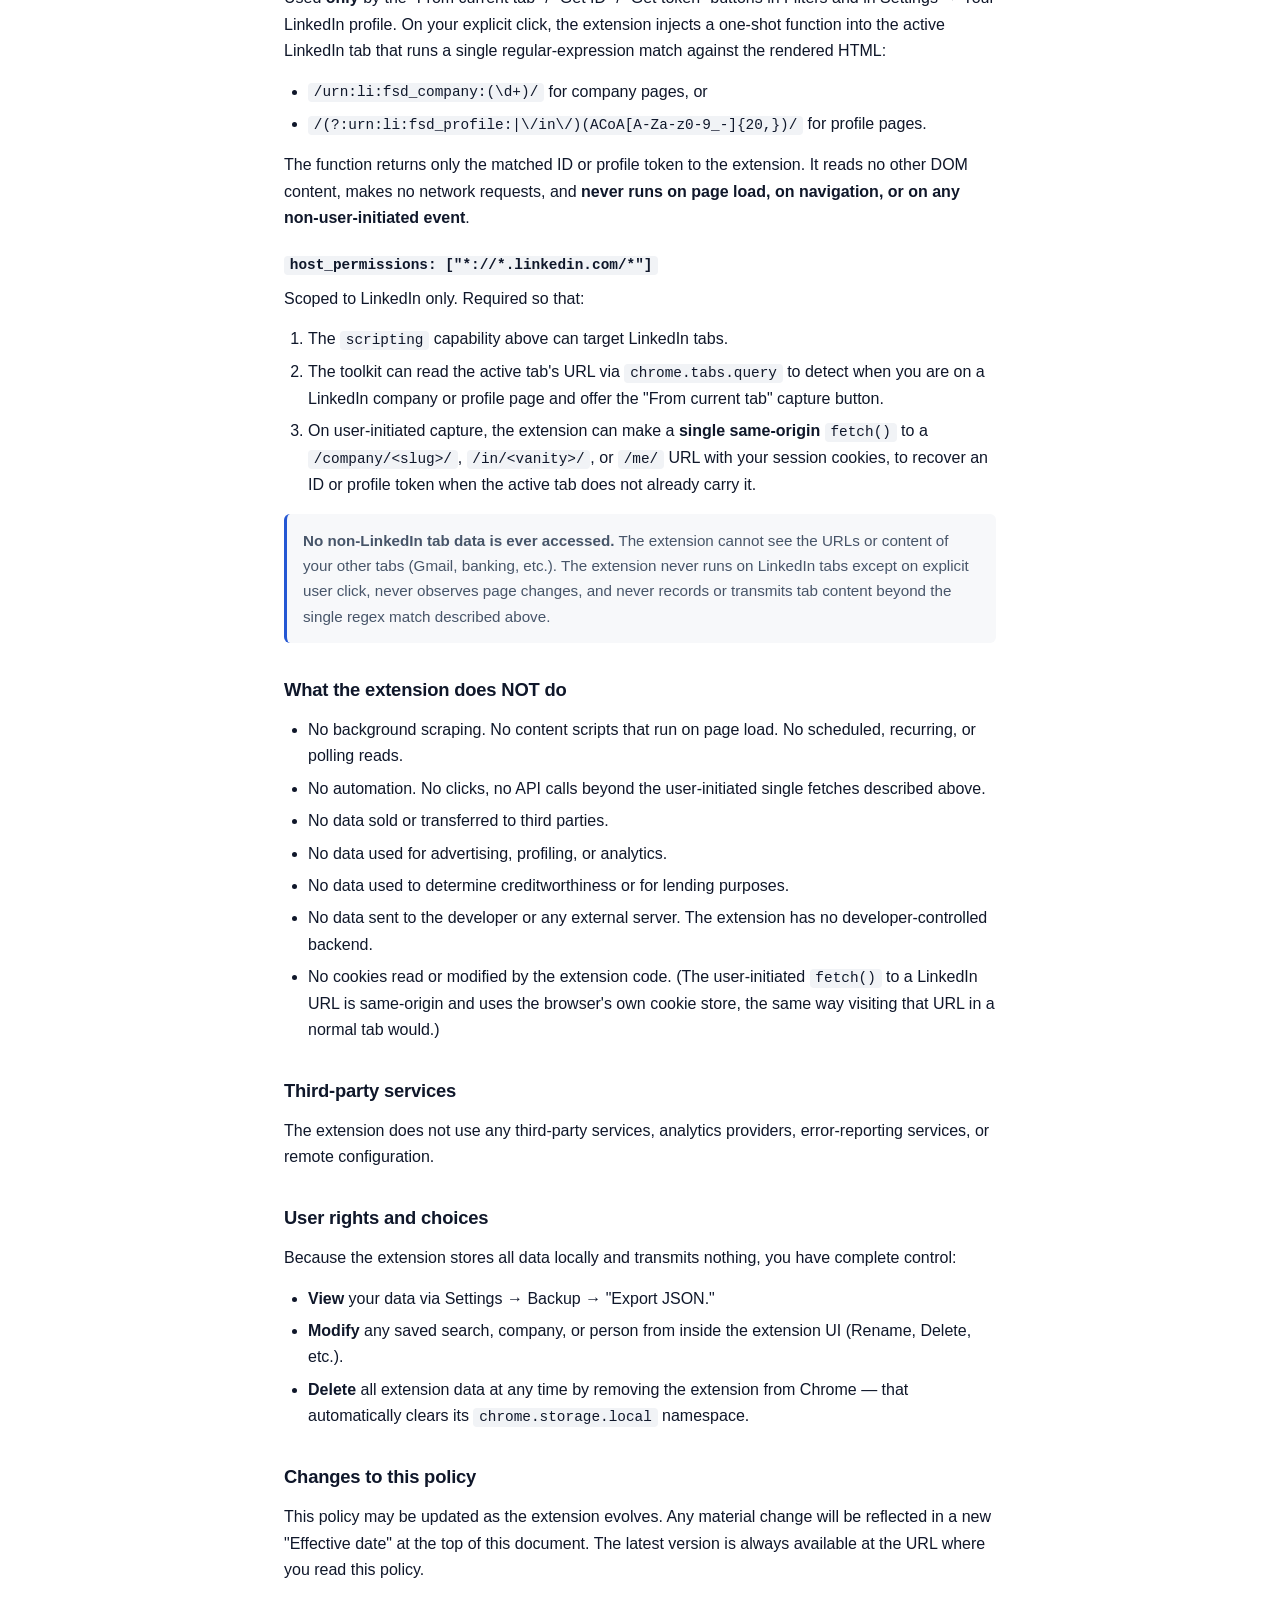
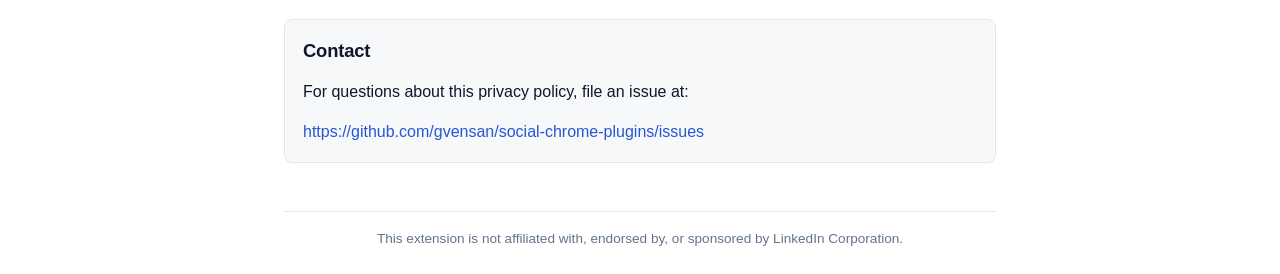
<file: privacy/linkedin.html>
<!DOCTYPE html>
<html lang="en">
<head>
  <meta charset="UTF-8">
  <meta name="viewport" content="width=device-width, initial-scale=1.0">
  <title>Privacy Policy — LinkedIn Feed Toolkit (Unofficial)</title>
  <meta name="description" content="Privacy policy for the LinkedIn Feed Toolkit Chrome extension.">
  <link rel="icon" type="image/png" href="../icons/linkedin.png">
  <link rel="stylesheet" href="style.css">
</head>
<body>
  <main class="container">
    <a class="back-link" href="../index.html">← Back to Gvensan's Tools</a>

    <p class="unofficial-banner" role="note">
      <strong>Unofficial.</strong> This is an independent third-party tool. Not affiliated with, endorsed by, or sponsored by LinkedIn Corporation.
    </p>

    <h1>LinkedIn Feed Toolkit (Unofficial) — Privacy Policy</h1>
    <p class="subtitle">Privacy policy for the LinkedIn Feed Toolkit Chrome extension.</p>
    <p class="meta">Effective date: 2026-05-11</p>

    <p>
      LinkedIn Feed Toolkit ("the extension") is a browser extension that helps you compose, save, and launch LinkedIn search URLs from a side panel. This policy describes what data the extension processes, where it is stored, and what permissions it uses.
    </p>

    <h2>Summary</h2>
    <ul>
      <li>The extension does <strong>not</strong> collect, transmit, or share any user data with the developer or any third party.</li>
      <li>All saved searches, saved companies, saved people, and settings are stored <strong>locally</strong> on your device via <code>chrome.storage.local</code> and never leave your browser.</li>
      <li>The extension makes network requests only to (a) navigate browser tabs to LinkedIn URLs that you explicitly composed, and (b) when you explicitly click a capture button, fetch a single LinkedIn URL with your session cookies to extract a numeric company ID or opaque profile token. <strong>No background, scheduled, or automated requests.</strong></li>
    </ul>

    <h2>Data the extension stores</h2>
    <p>
      All of the following is stored in <code>chrome.storage.local</code>, which is scoped to your Chrome profile on this device and does not sync across devices unless you manually export/import:
    </p>
    <ul>
      <li><strong>Saved searches</strong> — names, tags, and the search-input shape you composed (keywords, filters, etc.) plus the resulting URL.</li>
      <li><strong>Saved companies</strong> — friendly labels, optional numeric company IDs, and optional LinkedIn company slugs.</li>
      <li><strong>Saved people</strong> — friendly labels, optional opaque LinkedIn profile tokens (<code>ACoAA…</code>), optional legacy numeric member IDs, and optional vanity slugs.</li>
      <li><strong>Your own LinkedIn profile token</strong> (optional) — captured if you explicitly use the "From current tab" or "Resolve" button in Settings → Your LinkedIn profile, to enable the "Me" filter in the Posts builder.</li>
      <li><strong>Settings</strong> — theme, display mode (popup vs side panel), default search type, default landing view, default recency, open mode (current tab vs new tab).</li>
    </ul>
    <p>
      This data is <strong>not transmitted anywhere</strong>. The "Export JSON" feature in Settings → Backup writes this data to a file on your disk via the browser's standard download mechanism; the extension does not upload the file.
    </p>

    <h2>Permissions used</h2>

    <h3><code>storage</code></h3>
    <p>Used to persist saved searches, saved entities (companies and people), and settings locally via <code>chrome.storage.local</code>.</p>

    <h3><code>sidePanel</code></h3>
    <p>Used to render the extension UI as a Chrome side panel. You can switch to a classic popup in Settings; both modes render the same UI.</p>

    <h3><code>scripting</code></h3>
    <p>
      Used <strong>only</strong> by the "From current tab" / "Get ID" / "Get token" buttons in Filters and in Settings → Your LinkedIn profile. On your explicit click, the extension injects a one-shot function into the active LinkedIn tab that runs a single regular-expression match against the rendered HTML:
    </p>
    <ul>
      <li><code>/urn:li:fsd_company:(\d+)/</code> for company pages, or</li>
      <li><code>/(?:urn:li:fsd_profile:|\/in\/)(ACoA[A-Za-z0-9_-]{20,})/</code> for profile pages.</li>
    </ul>
    <p>
      The function returns only the matched ID or profile token to the extension. It reads no other DOM content, makes no network requests, and <strong>never runs on page load, on navigation, or on any non-user-initiated event</strong>.
    </p>

    <h3><code>host_permissions: ["*://*.linkedin.com/*"]</code></h3>
    <p>Scoped to LinkedIn only. Required so that:</p>
    <ol>
      <li>The <code>scripting</code> capability above can target LinkedIn tabs.</li>
      <li>The toolkit can read the active tab's URL via <code>chrome.tabs.query</code> to detect when you are on a LinkedIn company or profile page and offer the "From current tab" capture button.</li>
      <li>On user-initiated capture, the extension can make a <strong>single same-origin</strong> <code>fetch()</code> to a <code>/company/&lt;slug&gt;/</code>, <code>/in/&lt;vanity&gt;/</code>, or <code>/me/</code> URL with your session cookies, to recover an ID or profile token when the active tab does not already carry it.</li>
    </ol>
    <div class="callout">
      <strong>No non-LinkedIn tab data is ever accessed.</strong> The extension cannot see the URLs or content of your other tabs (Gmail, banking, etc.). The extension never runs on LinkedIn tabs except on explicit user click, never observes page changes, and never records or transmits tab content beyond the single regex match described above.
    </div>

    <h2>What the extension does NOT do</h2>
    <ul>
      <li>No background scraping. No content scripts that run on page load. No scheduled, recurring, or polling reads.</li>
      <li>No automation. No clicks, no API calls beyond the user-initiated single fetches described above.</li>
      <li>No data sold or transferred to third parties.</li>
      <li>No data used for advertising, profiling, or analytics.</li>
      <li>No data used to determine creditworthiness or for lending purposes.</li>
      <li>No data sent to the developer or any external server. The extension has no developer-controlled backend.</li>
      <li>No cookies read or modified by the extension code. (The user-initiated <code>fetch()</code> to a LinkedIn URL is same-origin and uses the browser's own cookie store, the same way visiting that URL in a normal tab would.)</li>
    </ul>

    <h2>Third-party services</h2>
    <p>The extension does not use any third-party services, analytics providers, error-reporting services, or remote configuration.</p>

    <h2>User rights and choices</h2>
    <p>Because the extension stores all data locally and transmits nothing, you have complete control:</p>
    <ul>
      <li><strong>View</strong> your data via Settings → Backup → "Export JSON."</li>
      <li><strong>Modify</strong> any saved search, company, or person from inside the extension UI (Rename, Delete, etc.).</li>
      <li><strong>Delete</strong> all extension data at any time by removing the extension from Chrome — that automatically clears its <code>chrome.storage.local</code> namespace.</li>
    </ul>

    <h2>Changes to this policy</h2>
    <p>This policy may be updated as the extension evolves. Any material change will be reflected in a new "Effective date" at the top of this document. The latest version is always available at the URL where you read this policy.</p>

    <div class="contact-block">
      <h2 style="margin-top:0">Contact</h2>
      <p>For questions about this privacy policy, file an issue at:</p>
      <p><a href="https://github.com/gvensan/social-chrome-plugins/issues" target="_blank" rel="noopener">https://github.com/gvensan/social-chrome-plugins/issues</a></p>
    </div>

    <footer>
      This extension is not affiliated with, endorsed by, or sponsored by LinkedIn Corporation.
    </footer>
  </main>
</body>
</html>
</file>
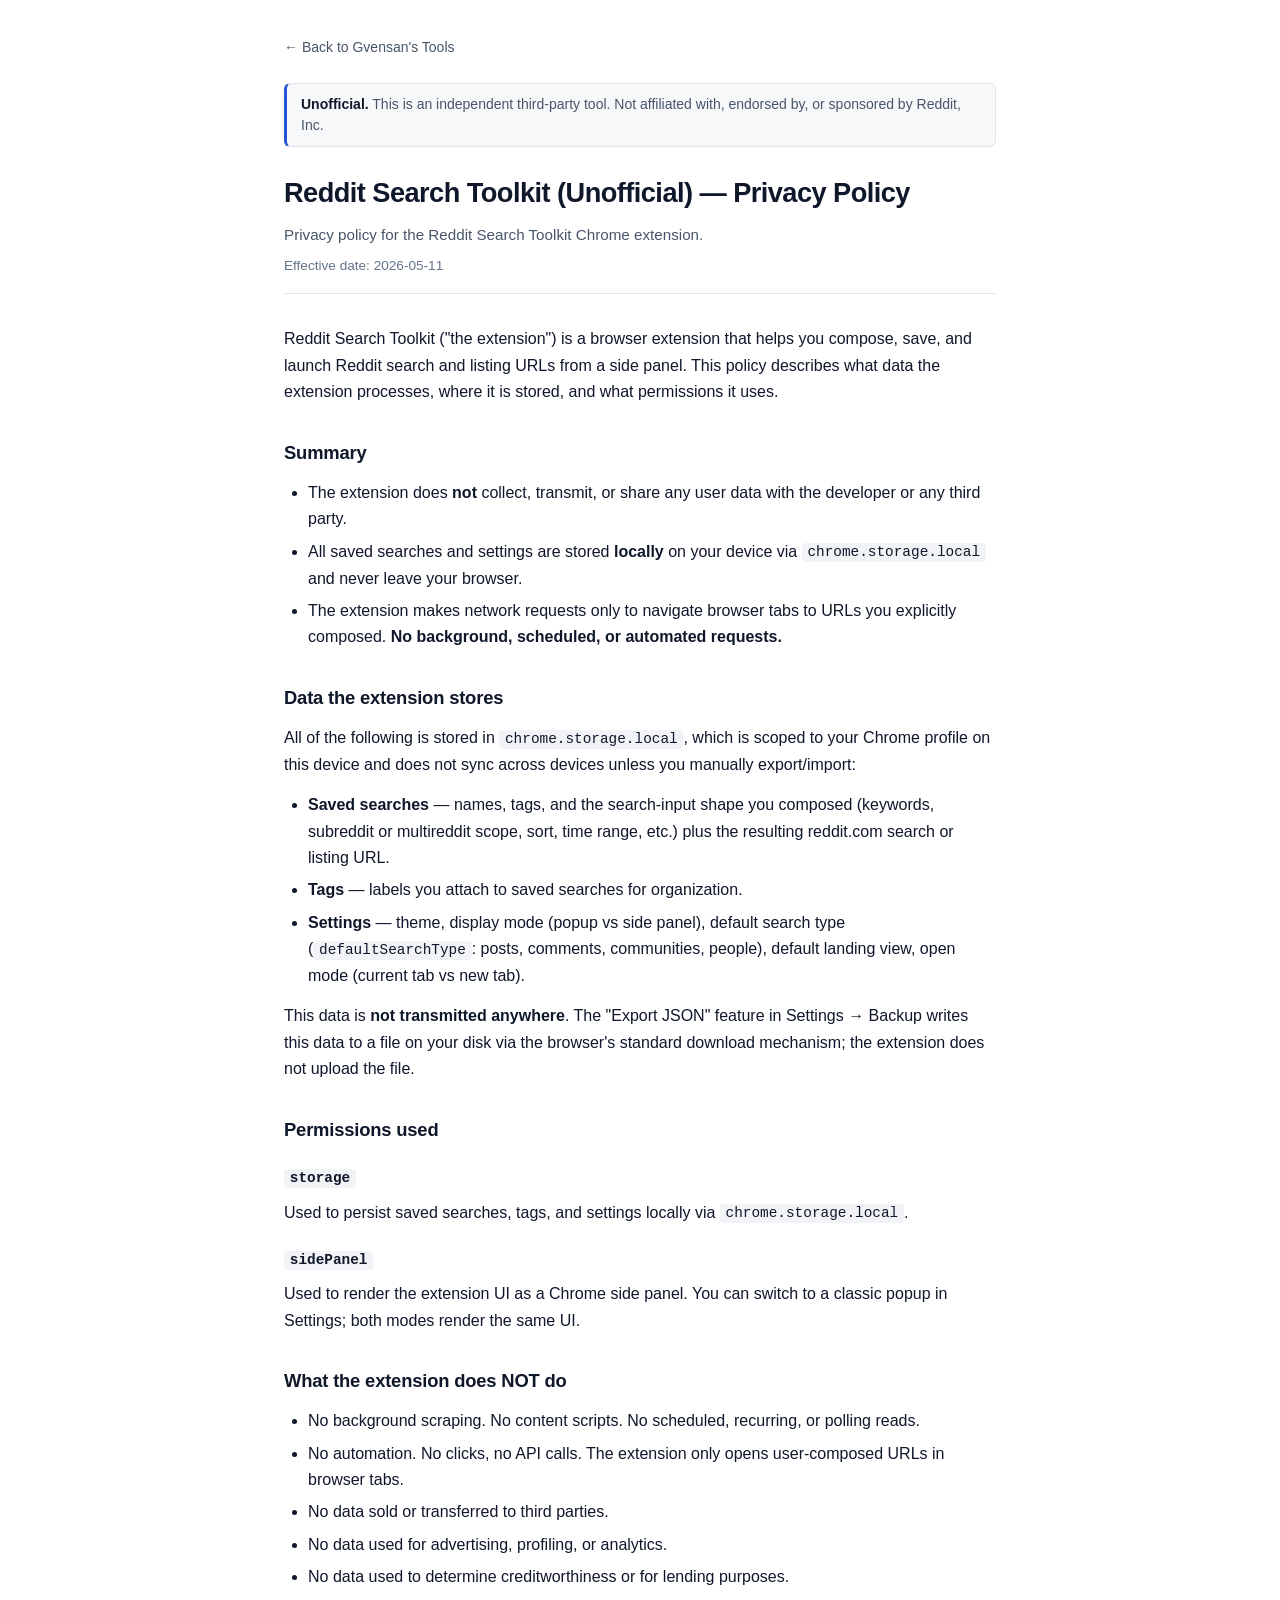
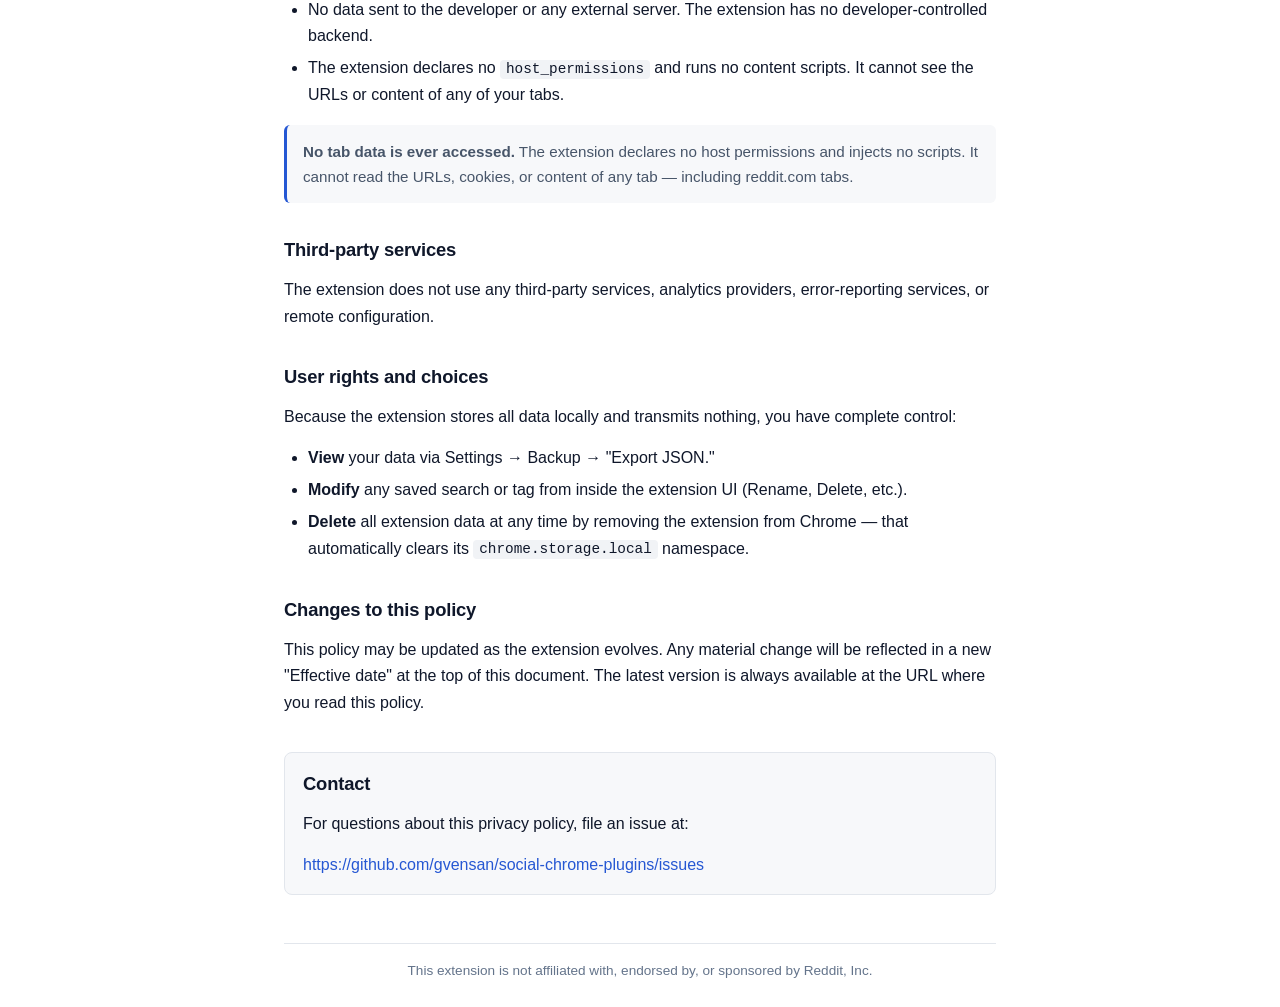
<file: privacy/reddit.html>
<!DOCTYPE html>
<html lang="en">
<head>
  <meta charset="UTF-8">
  <meta name="viewport" content="width=device-width, initial-scale=1.0">
  <title>Privacy Policy — Reddit Search Toolkit (Unofficial)</title>
  <meta name="description" content="Privacy policy for the Reddit Search Toolkit Chrome extension.">
  <link rel="icon" type="image/png" href="../icons/reddit.png">
  <link rel="stylesheet" href="style.css">
</head>
<body>
  <main class="container">
    <a class="back-link" href="../index.html">← Back to Gvensan's Tools</a>

    <p class="unofficial-banner" role="note">
      <strong>Unofficial.</strong> This is an independent third-party tool. Not affiliated with, endorsed by, or sponsored by Reddit, Inc.
    </p>

    <h1>Reddit Search Toolkit (Unofficial) — Privacy Policy</h1>
    <p class="subtitle">Privacy policy for the Reddit Search Toolkit Chrome extension.</p>
    <p class="meta">Effective date: 2026-05-11</p>

    <p>
      Reddit Search Toolkit ("the extension") is a browser extension that helps you compose, save, and launch Reddit search and listing URLs from a side panel. This policy describes what data the extension processes, where it is stored, and what permissions it uses.
    </p>

    <h2>Summary</h2>
    <ul>
      <li>The extension does <strong>not</strong> collect, transmit, or share any user data with the developer or any third party.</li>
      <li>All saved searches and settings are stored <strong>locally</strong> on your device via <code>chrome.storage.local</code> and never leave your browser.</li>
      <li>The extension makes network requests only to navigate browser tabs to URLs you explicitly composed. <strong>No background, scheduled, or automated requests.</strong></li>
    </ul>

    <h2>Data the extension stores</h2>
    <p>
      All of the following is stored in <code>chrome.storage.local</code>, which is scoped to your Chrome profile on this device and does not sync across devices unless you manually export/import:
    </p>
    <ul>
      <li><strong>Saved searches</strong> — names, tags, and the search-input shape you composed (keywords, subreddit or multireddit scope, sort, time range, etc.) plus the resulting reddit.com search or listing URL.</li>
      <li><strong>Tags</strong> — labels you attach to saved searches for organization.</li>
      <li><strong>Settings</strong> — theme, display mode (popup vs side panel), default search type (<code>defaultSearchType</code>: posts, comments, communities, people), default landing view, open mode (current tab vs new tab).</li>
    </ul>
    <p>
      This data is <strong>not transmitted anywhere</strong>. The "Export JSON" feature in Settings → Backup writes this data to a file on your disk via the browser's standard download mechanism; the extension does not upload the file.
    </p>

    <h2>Permissions used</h2>

    <h3><code>storage</code></h3>
    <p>Used to persist saved searches, tags, and settings locally via <code>chrome.storage.local</code>.</p>

    <h3><code>sidePanel</code></h3>
    <p>Used to render the extension UI as a Chrome side panel. You can switch to a classic popup in Settings; both modes render the same UI.</p>

    <h2>What the extension does NOT do</h2>
    <ul>
      <li>No background scraping. No content scripts. No scheduled, recurring, or polling reads.</li>
      <li>No automation. No clicks, no API calls. The extension only opens user-composed URLs in browser tabs.</li>
      <li>No data sold or transferred to third parties.</li>
      <li>No data used for advertising, profiling, or analytics.</li>
      <li>No data used to determine creditworthiness or for lending purposes.</li>
      <li>No data sent to the developer or any external server. The extension has no developer-controlled backend.</li>
      <li>The extension declares no <code>host_permissions</code> and runs no content scripts. It cannot see the URLs or content of any of your tabs.</li>
    </ul>

    <div class="callout">
      <strong>No tab data is ever accessed.</strong> The extension declares no host permissions and injects no scripts. It cannot read the URLs, cookies, or content of any tab — including reddit.com tabs.
    </div>

    <h2>Third-party services</h2>
    <p>The extension does not use any third-party services, analytics providers, error-reporting services, or remote configuration.</p>

    <h2>User rights and choices</h2>
    <p>Because the extension stores all data locally and transmits nothing, you have complete control:</p>
    <ul>
      <li><strong>View</strong> your data via Settings → Backup → "Export JSON."</li>
      <li><strong>Modify</strong> any saved search or tag from inside the extension UI (Rename, Delete, etc.).</li>
      <li><strong>Delete</strong> all extension data at any time by removing the extension from Chrome — that automatically clears its <code>chrome.storage.local</code> namespace.</li>
    </ul>

    <h2>Changes to this policy</h2>
    <p>This policy may be updated as the extension evolves. Any material change will be reflected in a new "Effective date" at the top of this document. The latest version is always available at the URL where you read this policy.</p>

    <div class="contact-block">
      <h2 style="margin-top:0">Contact</h2>
      <p>For questions about this privacy policy, file an issue at:</p>
      <p><a href="https://github.com/gvensan/social-chrome-plugins/issues" target="_blank" rel="noopener">https://github.com/gvensan/social-chrome-plugins/issues</a></p>
    </div>

    <footer>
      This extension is not affiliated with, endorsed by, or sponsored by Reddit, Inc.
    </footer>
  </main>
</body>
</html>
</file>
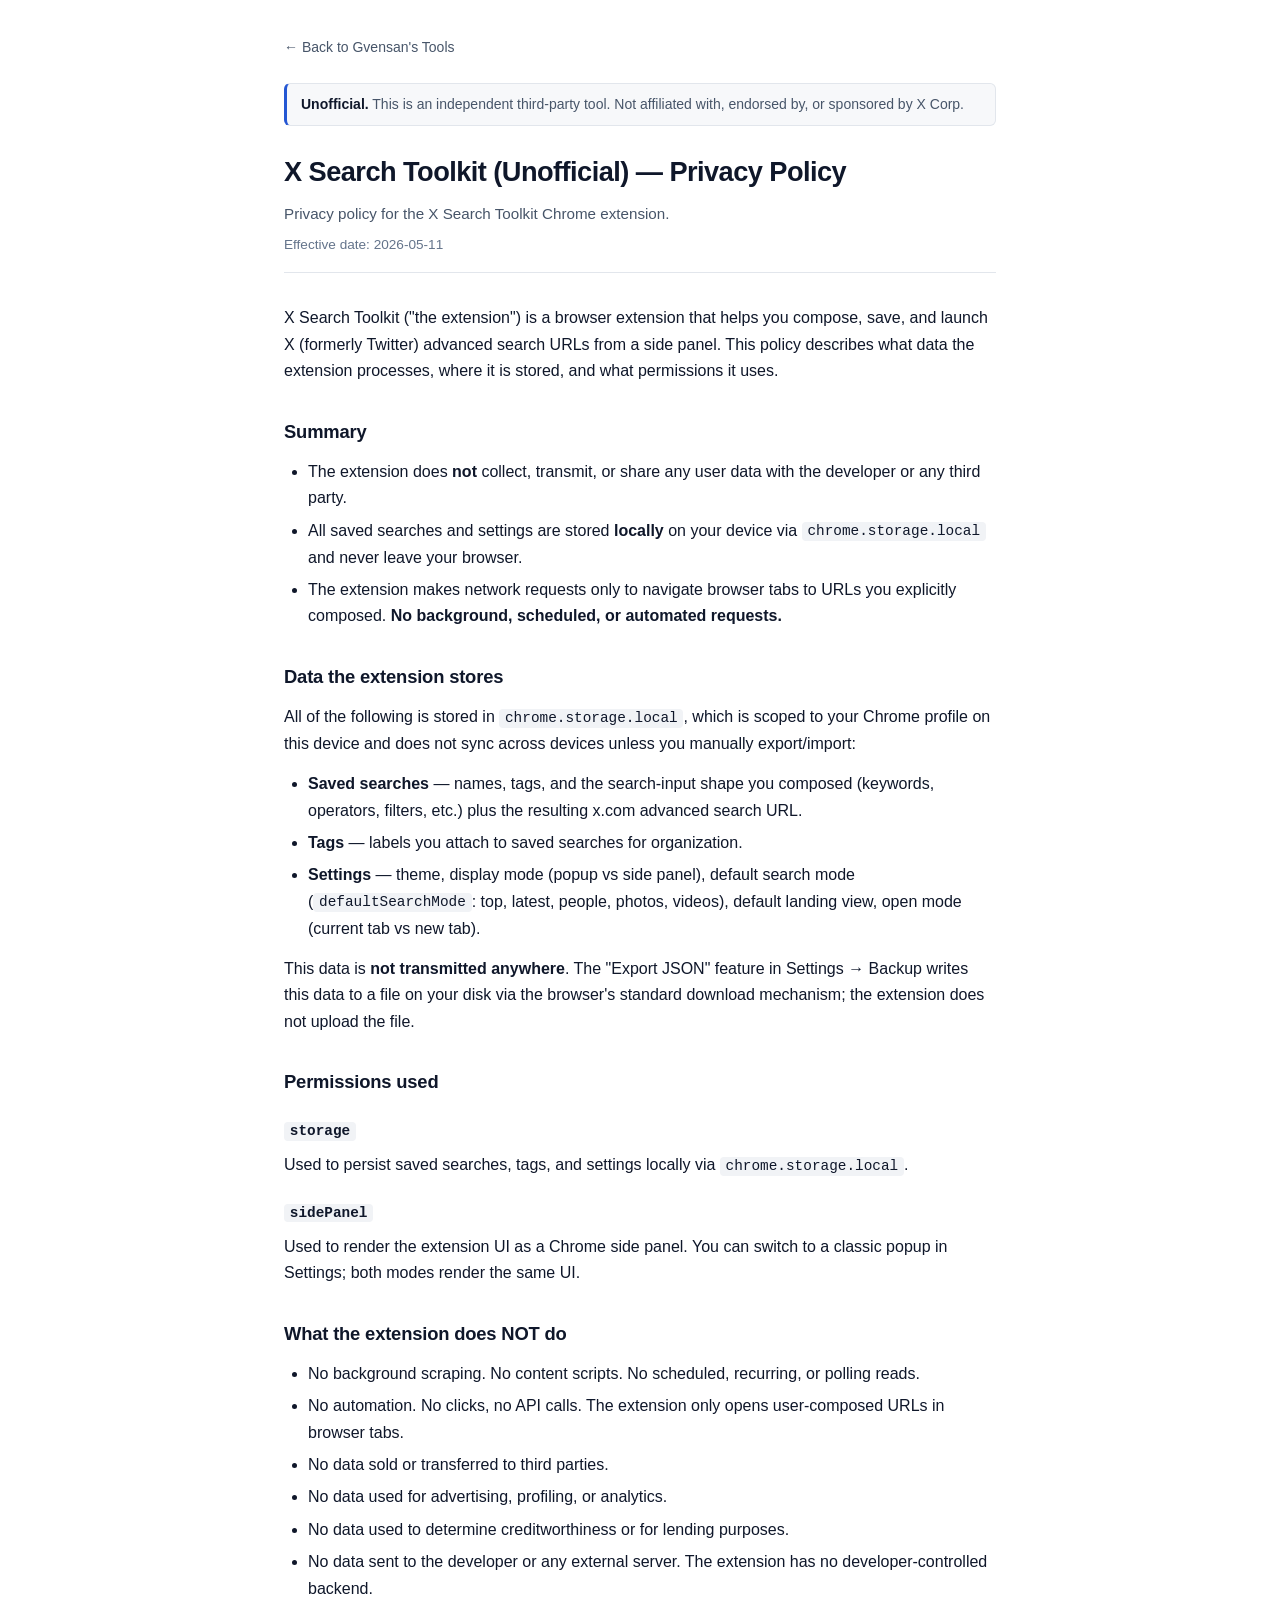
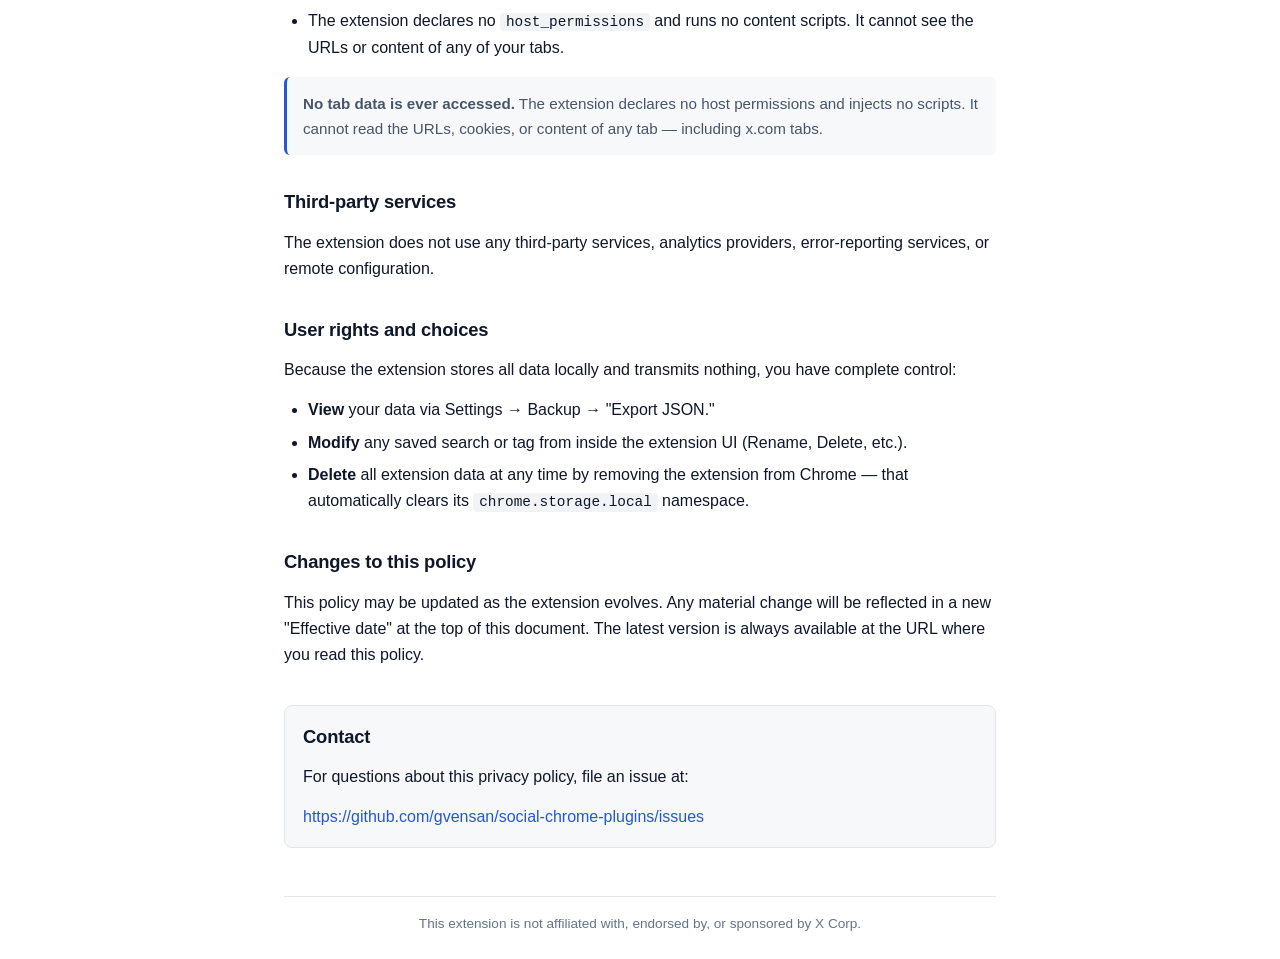
<file: privacy/x.html>
<!DOCTYPE html>
<html lang="en">
<head>
  <meta charset="UTF-8">
  <meta name="viewport" content="width=device-width, initial-scale=1.0">
  <title>Privacy Policy — X Search Toolkit (Unofficial)</title>
  <meta name="description" content="Privacy policy for the X Search Toolkit Chrome extension.">
  <link rel="icon" type="image/png" href="../icons/x.png">
  <link rel="stylesheet" href="style.css">
</head>
<body>
  <main class="container">
    <a class="back-link" href="../index.html">← Back to Gvensan's Tools</a>

    <p class="unofficial-banner" role="note">
      <strong>Unofficial.</strong> This is an independent third-party tool. Not affiliated with, endorsed by, or sponsored by X Corp.
    </p>

    <h1>X Search Toolkit (Unofficial) — Privacy Policy</h1>
    <p class="subtitle">Privacy policy for the X Search Toolkit Chrome extension.</p>
    <p class="meta">Effective date: 2026-05-11</p>

    <p>
      X Search Toolkit ("the extension") is a browser extension that helps you compose, save, and launch X (formerly Twitter) advanced search URLs from a side panel. This policy describes what data the extension processes, where it is stored, and what permissions it uses.
    </p>

    <h2>Summary</h2>
    <ul>
      <li>The extension does <strong>not</strong> collect, transmit, or share any user data with the developer or any third party.</li>
      <li>All saved searches and settings are stored <strong>locally</strong> on your device via <code>chrome.storage.local</code> and never leave your browser.</li>
      <li>The extension makes network requests only to navigate browser tabs to URLs you explicitly composed. <strong>No background, scheduled, or automated requests.</strong></li>
    </ul>

    <h2>Data the extension stores</h2>
    <p>
      All of the following is stored in <code>chrome.storage.local</code>, which is scoped to your Chrome profile on this device and does not sync across devices unless you manually export/import:
    </p>
    <ul>
      <li><strong>Saved searches</strong> — names, tags, and the search-input shape you composed (keywords, operators, filters, etc.) plus the resulting x.com advanced search URL.</li>
      <li><strong>Tags</strong> — labels you attach to saved searches for organization.</li>
      <li><strong>Settings</strong> — theme, display mode (popup vs side panel), default search mode (<code>defaultSearchMode</code>: top, latest, people, photos, videos), default landing view, open mode (current tab vs new tab).</li>
    </ul>
    <p>
      This data is <strong>not transmitted anywhere</strong>. The "Export JSON" feature in Settings → Backup writes this data to a file on your disk via the browser's standard download mechanism; the extension does not upload the file.
    </p>

    <h2>Permissions used</h2>

    <h3><code>storage</code></h3>
    <p>Used to persist saved searches, tags, and settings locally via <code>chrome.storage.local</code>.</p>

    <h3><code>sidePanel</code></h3>
    <p>Used to render the extension UI as a Chrome side panel. You can switch to a classic popup in Settings; both modes render the same UI.</p>

    <h2>What the extension does NOT do</h2>
    <ul>
      <li>No background scraping. No content scripts. No scheduled, recurring, or polling reads.</li>
      <li>No automation. No clicks, no API calls. The extension only opens user-composed URLs in browser tabs.</li>
      <li>No data sold or transferred to third parties.</li>
      <li>No data used for advertising, profiling, or analytics.</li>
      <li>No data used to determine creditworthiness or for lending purposes.</li>
      <li>No data sent to the developer or any external server. The extension has no developer-controlled backend.</li>
      <li>The extension declares no <code>host_permissions</code> and runs no content scripts. It cannot see the URLs or content of any of your tabs.</li>
    </ul>

    <div class="callout">
      <strong>No tab data is ever accessed.</strong> The extension declares no host permissions and injects no scripts. It cannot read the URLs, cookies, or content of any tab — including x.com tabs.
    </div>

    <h2>Third-party services</h2>
    <p>The extension does not use any third-party services, analytics providers, error-reporting services, or remote configuration.</p>

    <h2>User rights and choices</h2>
    <p>Because the extension stores all data locally and transmits nothing, you have complete control:</p>
    <ul>
      <li><strong>View</strong> your data via Settings → Backup → "Export JSON."</li>
      <li><strong>Modify</strong> any saved search or tag from inside the extension UI (Rename, Delete, etc.).</li>
      <li><strong>Delete</strong> all extension data at any time by removing the extension from Chrome — that automatically clears its <code>chrome.storage.local</code> namespace.</li>
    </ul>

    <h2>Changes to this policy</h2>
    <p>This policy may be updated as the extension evolves. Any material change will be reflected in a new "Effective date" at the top of this document. The latest version is always available at the URL where you read this policy.</p>

    <div class="contact-block">
      <h2 style="margin-top:0">Contact</h2>
      <p>For questions about this privacy policy, file an issue at:</p>
      <p><a href="https://github.com/gvensan/social-chrome-plugins/issues" target="_blank" rel="noopener">https://github.com/gvensan/social-chrome-plugins/issues</a></p>
    </div>

    <footer>
      This extension is not affiliated with, endorsed by, or sponsored by X Corp.
    </footer>
  </main>
</body>
</html>
</file>
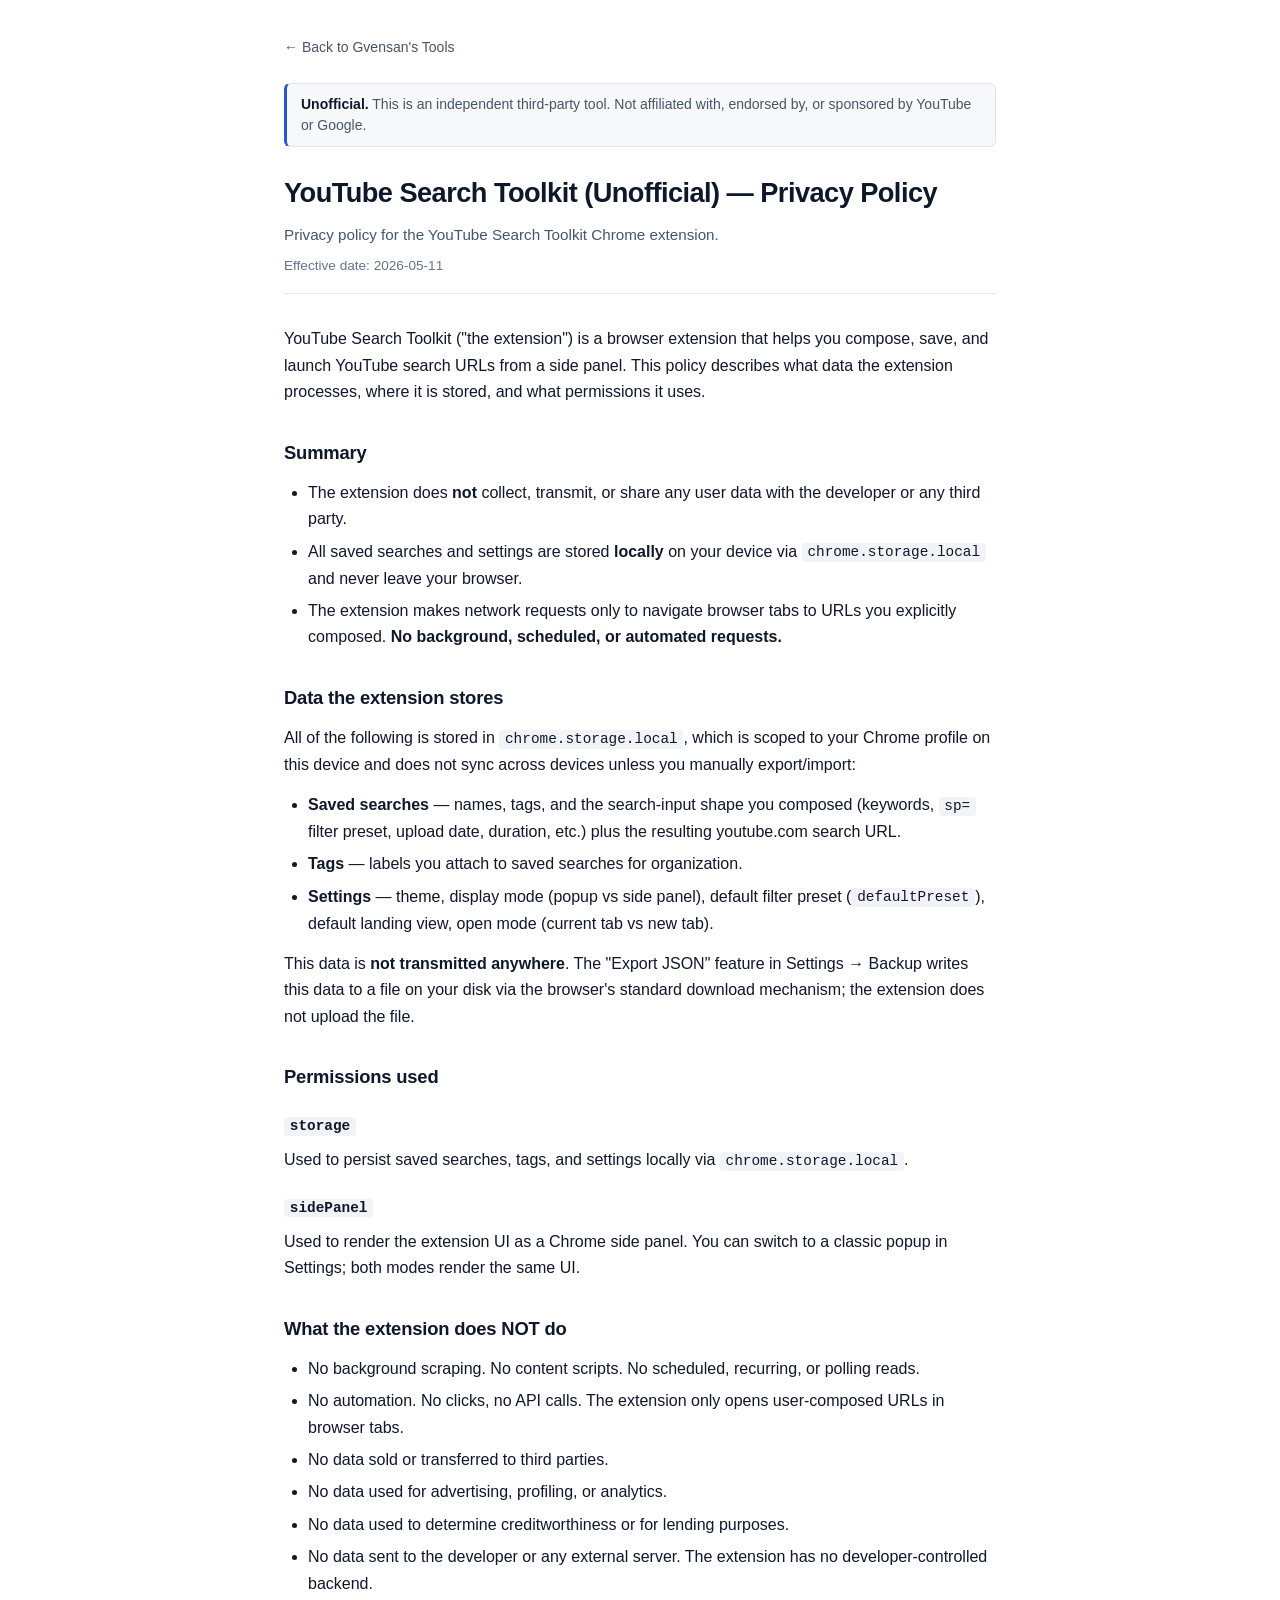
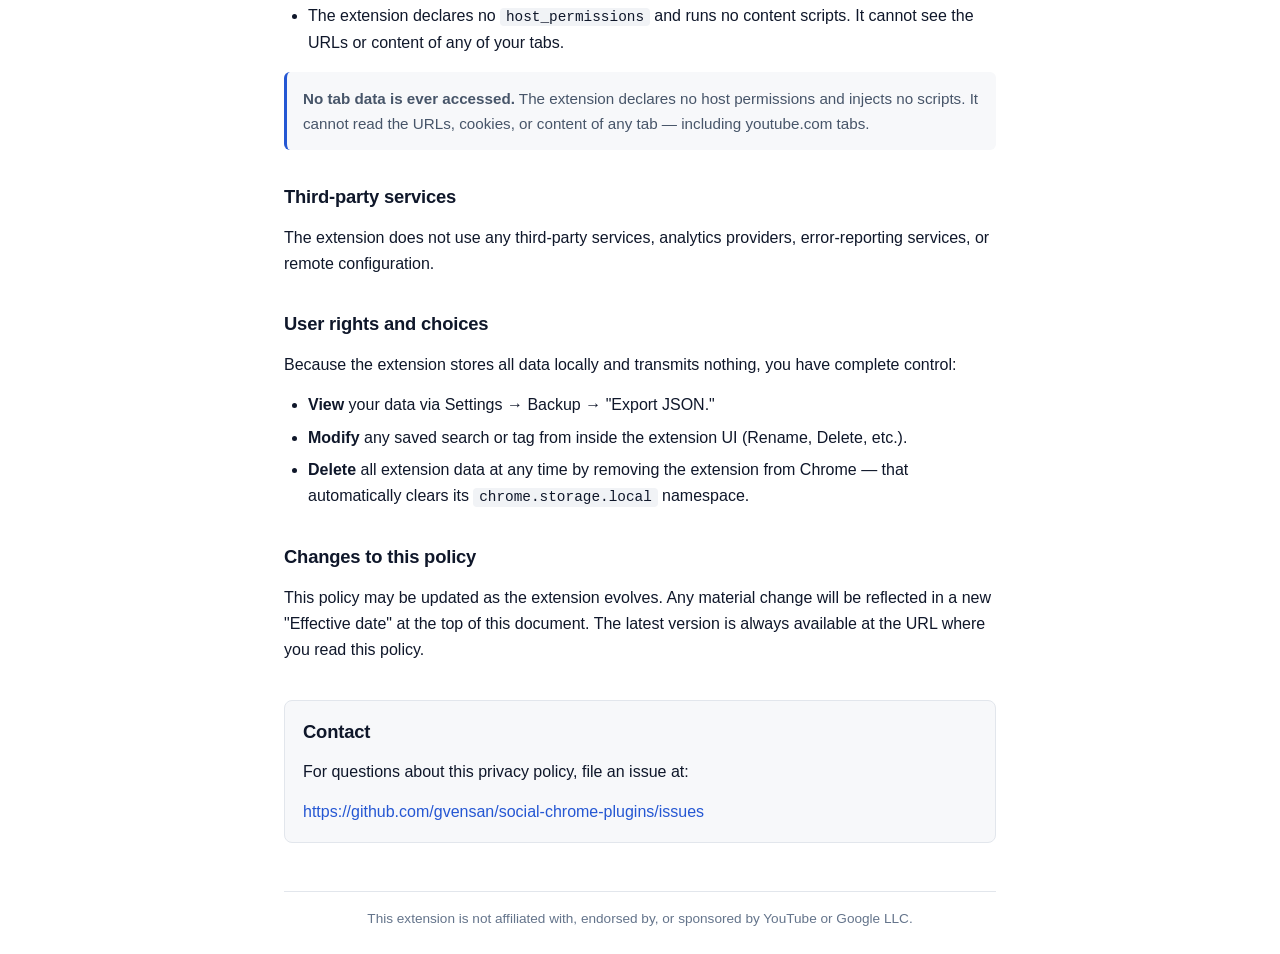
<file: privacy/youtube.html>
<!DOCTYPE html>
<html lang="en">
<head>
  <meta charset="UTF-8">
  <meta name="viewport" content="width=device-width, initial-scale=1.0">
  <title>Privacy Policy — YouTube Search Toolkit (Unofficial)</title>
  <meta name="description" content="Privacy policy for the YouTube Search Toolkit Chrome extension.">
  <link rel="icon" type="image/png" href="../icons/youtube.png">
  <link rel="stylesheet" href="style.css">
</head>
<body>
  <main class="container">
    <a class="back-link" href="../index.html">← Back to Gvensan's Tools</a>

    <p class="unofficial-banner" role="note">
      <strong>Unofficial.</strong> This is an independent third-party tool. Not affiliated with, endorsed by, or sponsored by YouTube or Google.
    </p>

    <h1>YouTube Search Toolkit (Unofficial) — Privacy Policy</h1>
    <p class="subtitle">Privacy policy for the YouTube Search Toolkit Chrome extension.</p>
    <p class="meta">Effective date: 2026-05-11</p>

    <p>
      YouTube Search Toolkit ("the extension") is a browser extension that helps you compose, save, and launch YouTube search URLs from a side panel. This policy describes what data the extension processes, where it is stored, and what permissions it uses.
    </p>

    <h2>Summary</h2>
    <ul>
      <li>The extension does <strong>not</strong> collect, transmit, or share any user data with the developer or any third party.</li>
      <li>All saved searches and settings are stored <strong>locally</strong> on your device via <code>chrome.storage.local</code> and never leave your browser.</li>
      <li>The extension makes network requests only to navigate browser tabs to URLs you explicitly composed. <strong>No background, scheduled, or automated requests.</strong></li>
    </ul>

    <h2>Data the extension stores</h2>
    <p>
      All of the following is stored in <code>chrome.storage.local</code>, which is scoped to your Chrome profile on this device and does not sync across devices unless you manually export/import:
    </p>
    <ul>
      <li><strong>Saved searches</strong> — names, tags, and the search-input shape you composed (keywords, <code>sp=</code> filter preset, upload date, duration, etc.) plus the resulting youtube.com search URL.</li>
      <li><strong>Tags</strong> — labels you attach to saved searches for organization.</li>
      <li><strong>Settings</strong> — theme, display mode (popup vs side panel), default filter preset (<code>defaultPreset</code>), default landing view, open mode (current tab vs new tab).</li>
    </ul>
    <p>
      This data is <strong>not transmitted anywhere</strong>. The "Export JSON" feature in Settings → Backup writes this data to a file on your disk via the browser's standard download mechanism; the extension does not upload the file.
    </p>

    <h2>Permissions used</h2>

    <h3><code>storage</code></h3>
    <p>Used to persist saved searches, tags, and settings locally via <code>chrome.storage.local</code>.</p>

    <h3><code>sidePanel</code></h3>
    <p>Used to render the extension UI as a Chrome side panel. You can switch to a classic popup in Settings; both modes render the same UI.</p>

    <h2>What the extension does NOT do</h2>
    <ul>
      <li>No background scraping. No content scripts. No scheduled, recurring, or polling reads.</li>
      <li>No automation. No clicks, no API calls. The extension only opens user-composed URLs in browser tabs.</li>
      <li>No data sold or transferred to third parties.</li>
      <li>No data used for advertising, profiling, or analytics.</li>
      <li>No data used to determine creditworthiness or for lending purposes.</li>
      <li>No data sent to the developer or any external server. The extension has no developer-controlled backend.</li>
      <li>The extension declares no <code>host_permissions</code> and runs no content scripts. It cannot see the URLs or content of any of your tabs.</li>
    </ul>

    <div class="callout">
      <strong>No tab data is ever accessed.</strong> The extension declares no host permissions and injects no scripts. It cannot read the URLs, cookies, or content of any tab — including youtube.com tabs.
    </div>

    <h2>Third-party services</h2>
    <p>The extension does not use any third-party services, analytics providers, error-reporting services, or remote configuration.</p>

    <h2>User rights and choices</h2>
    <p>Because the extension stores all data locally and transmits nothing, you have complete control:</p>
    <ul>
      <li><strong>View</strong> your data via Settings → Backup → "Export JSON."</li>
      <li><strong>Modify</strong> any saved search or tag from inside the extension UI (Rename, Delete, etc.).</li>
      <li><strong>Delete</strong> all extension data at any time by removing the extension from Chrome — that automatically clears its <code>chrome.storage.local</code> namespace.</li>
    </ul>

    <h2>Changes to this policy</h2>
    <p>This policy may be updated as the extension evolves. Any material change will be reflected in a new "Effective date" at the top of this document. The latest version is always available at the URL where you read this policy.</p>

    <div class="contact-block">
      <h2 style="margin-top:0">Contact</h2>
      <p>For questions about this privacy policy, file an issue at:</p>
      <p><a href="https://github.com/gvensan/social-chrome-plugins/issues" target="_blank" rel="noopener">https://github.com/gvensan/social-chrome-plugins/issues</a></p>
    </div>

    <footer>
      This extension is not affiliated with, endorsed by, or sponsored by YouTube or Google LLC.
    </footer>
  </main>
</body>
</html>
</file>
<file: style.css>
/* ─── Reset / base ───────────────────────────────────────────── */
*,
*::before,
*::after {
  box-sizing: border-box;
}

html {
  scroll-behavior: smooth;
}

body {
  margin: 0;
  font-family: -apple-system, BlinkMacSystemFont, 'Segoe UI', Roboto, Oxygen,
    Ubuntu, Cantarell, 'Helvetica Neue', sans-serif;
  font-size: 16px;
  line-height: 1.55;
  color: var(--fg);
  background: var(--bg);
  -webkit-font-smoothing: antialiased;
  text-rendering: optimizeLegibility;
}

/* ─── Tokens ─────────────────────────────────────────────────── */
:root {
  --brand-50: #eff4ff;
  --brand-100: #dbe6ff;
  --brand-200: #b8ccff;
  --brand-500: #4d7ee5;
  --brand-600: #2557d3;
  --brand-700: #1d44a9;
  --bg: #ffffff;
  --bg-elev: #f7f8fa;
  --bg-card: #ffffff;
  --bg-code: #f1f3f6;
  --border: #e2e6ec;
  --border-strong: #cbd2db;
  --fg: #0f172a;
  --fg-muted: #475569;
  --fg-dim: #64748b;
  --shadow-sm: 0 1px 2px rgba(15, 23, 42, 0.05);
  --shadow-md: 0 4px 12px rgba(15, 23, 42, 0.06),
    0 1px 3px rgba(15, 23, 42, 0.04);
  --shadow-lg: 0 12px 28px rgba(15, 23, 42, 0.08),
    0 4px 8px rgba(15, 23, 42, 0.04);
  --radius-sm: 6px;
  --radius-md: 12px;
  --radius-lg: 18px;
}

@media (prefers-color-scheme: dark) {
  :root {
    --bg: #0b1220;
    --bg-elev: #111a2e;
    --bg-card: #131d33;
    --bg-code: #1c2741;
    --border: #1f2a44;
    --border-strong: #2c3a5e;
    --fg: #e7ebf3;
    --fg-muted: #a3afc4;
    --fg-dim: #7e8aa2;
    --brand-500: #6c93ec;
    --brand-600: #4f7be4;
    --brand-700: #3a64c8;
    --shadow-sm: 0 1px 2px rgba(0, 0, 0, 0.3);
    --shadow-md: 0 4px 12px rgba(0, 0, 0, 0.4),
      0 1px 3px rgba(0, 0, 0, 0.3);
    --shadow-lg: 0 12px 28px rgba(0, 0, 0, 0.45),
      0 4px 8px rgba(0, 0, 0, 0.3);
  }
}

/* ─── Layout ─────────────────────────────────────────────────── */
.container {
  max-width: 1140px;
  margin: 0 auto;
  padding: 0 24px;
}

a {
  color: var(--brand-600);
  text-decoration: none;
  font-weight: 500;
}

a:hover {
  color: var(--brand-700);
  text-decoration: underline;
  text-underline-offset: 3px;
}

code {
  font-family: ui-monospace, SFMono-Regular, Menlo, Monaco, Consolas,
    'Liberation Mono', 'Courier New', monospace;
  background: var(--bg-code);
  padding: 0.1em 0.4em;
  border-radius: 4px;
  font-size: 0.9em;
}

h1, h2, h3 {
  margin: 0;
  line-height: 1.2;
}

/* ─── Header ─────────────────────────────────────────────────── */
.site-header {
  position: sticky;
  top: 0;
  z-index: 10;
  background: rgba(255, 255, 255, 0.78);
  border-bottom: 1px solid var(--border);
  backdrop-filter: saturate(180%) blur(8px);
  -webkit-backdrop-filter: saturate(180%) blur(8px);
}

@media (prefers-color-scheme: dark) {
  .site-header {
    background: rgba(11, 18, 32, 0.78);
  }
}

.header-row {
  display: flex;
  align-items: center;
  justify-content: space-between;
  padding: 14px 24px;
}

.brand {
  display: inline-flex;
  align-items: center;
  gap: 10px;
  color: var(--fg);
  font-weight: 700;
  font-size: 16px;
  letter-spacing: -0.01em;
}

.brand:hover {
  color: var(--fg);
  text-decoration: none;
}

.brand-mark {
  display: inline-grid;
  place-items: center;
  width: 28px;
  height: 28px;
  border-radius: 8px;
  background: linear-gradient(135deg, var(--brand-600), var(--brand-700));
  color: #fff;
  font-weight: 700;
  font-size: 14px;
  letter-spacing: 0;
  box-shadow: var(--shadow-sm);
}

.site-nav {
  display: flex;
  gap: 24px;
  align-items: center;
  font-size: 14px;
}

.site-nav a {
  color: var(--fg-muted);
  font-weight: 500;
}

.site-nav a:hover {
  color: var(--fg);
  text-decoration: none;
}

/* ─── Hero ───────────────────────────────────────────────────── */
.hero {
  padding: 88px 0 56px;
  text-align: center;
  background:
    radial-gradient(ellipse 80% 60% at 50% -10%,
      var(--brand-50) 0%,
      transparent 70%);
}

@media (prefers-color-scheme: dark) {
  .hero {
    background:
      radial-gradient(ellipse 80% 60% at 50% -10%,
        rgba(77, 126, 229, 0.12) 0%,
        transparent 70%);
  }
}

.unofficial-banner {
  display: inline-block;
  margin: 0 auto 24px;
  padding: 8px 14px;
  background: var(--bg-elev);
  border: 1px solid var(--border);
  border-radius: 999px;
  font-size: 13px;
  color: var(--fg-muted);
  line-height: 1.4;
}

.unofficial-banner strong {
  color: var(--fg);
  font-weight: 700;
}

.badge-unofficial {
  display: inline-block;
  margin-left: 6px;
  padding: 2px 6px;
  background: var(--bg-elev);
  border: 1px solid var(--border-strong);
  border-radius: 4px;
  font-size: 10px;
  font-weight: 600;
  text-transform: uppercase;
  letter-spacing: 0.04em;
  color: var(--fg-dim);
  vertical-align: 3px;
}

.hero h1 {
  font-size: clamp(2rem, 1.4rem + 2.6vw, 3.4rem);
  font-weight: 800;
  letter-spacing: -0.025em;
  margin-bottom: 20px;
}

.accent {
  background: linear-gradient(120deg, var(--brand-600), #6f3fd5);
  -webkit-background-clip: text;
  background-clip: text;
  color: transparent;
}

.tagline {
  max-width: 760px;
  margin: 0 auto 28px;
  font-size: clamp(1rem, 0.95rem + 0.3vw, 1.1rem);
  color: var(--fg-muted);
  line-height: 1.6;
}

.tagline strong {
  color: var(--fg);
  font-weight: 600;
}

.hero-meta {
  list-style: none;
  padding: 0;
  margin: 0;
  display: flex;
  flex-wrap: wrap;
  justify-content: center;
  gap: 10px;
}

.hero-meta li {
  display: inline-flex;
  align-items: center;
  gap: 6px;
  padding: 6px 12px;
  background: var(--bg-elev);
  border: 1px solid var(--border);
  border-radius: 999px;
  font-size: 13px;
  color: var(--fg-muted);
  font-weight: 500;
}

.check {
  color: var(--brand-600);
  font-weight: 700;
}

/* ─── Sections ───────────────────────────────────────────────── */
.tools,
.philosophy {
  padding: 72px 0;
}

.section-head {
  text-align: center;
  margin-bottom: 40px;
}

.section-head h2 {
  font-size: clamp(1.5rem, 1.2rem + 1vw, 2rem);
  font-weight: 700;
  letter-spacing: -0.02em;
  margin-bottom: 8px;
}

.section-lead {
  margin: 0 auto;
  max-width: 560px;
  color: var(--fg-muted);
}

/* ─── Tool cards ─────────────────────────────────────────────── */
.tools-grid {
  display: grid;
  grid-template-columns: repeat(auto-fit, minmax(320px, 1fr));
  gap: 18px;
}

.tool-card {
  display: flex;
  flex-direction: column;
  gap: 14px;
  padding: 22px;
  background: var(--bg-card);
  border: 1px solid var(--border);
  border-radius: var(--radius-lg);
  box-shadow: var(--shadow-sm);
  transition: transform 180ms ease, box-shadow 180ms ease,
    border-color 180ms ease;
}

.tool-card:hover {
  transform: translateY(-2px);
  box-shadow: var(--shadow-md);
  border-color: var(--border-strong);
}

.tool-head {
  display: flex;
  align-items: center;
  gap: 14px;
}

.tool-icon {
  width: 56px;
  height: 56px;
  border-radius: 12px;
  background: var(--bg-elev);
  padding: 6px;
  flex-shrink: 0;
}

.tool-head h3 {
  font-size: 1.1rem;
  font-weight: 700;
  letter-spacing: -0.01em;
  margin-bottom: 2px;
}

.tool-platform {
  margin: 0;
  font-size: 12.5px;
  color: var(--fg-dim);
  font-family: ui-monospace, SFMono-Regular, Menlo, monospace;
}

.tool-desc {
  margin: 0;
  font-size: 14.5px;
  line-height: 1.55;
  color: var(--fg-muted);
  flex-grow: 1;
}

.tool-desc code {
  font-size: 13px;
}

.tool-actions {
  display: flex;
  flex-wrap: wrap;
  gap: 8px;
  margin-top: 6px;
}

.btn {
  display: inline-flex;
  align-items: center;
  justify-content: center;
  padding: 9px 14px;
  border-radius: var(--radius-sm);
  font-size: 13.5px;
  font-weight: 600;
  border: 1px solid transparent;
  cursor: pointer;
  transition: background 150ms ease, color 150ms ease,
    border-color 150ms ease;
}

.btn:hover {
  text-decoration: none;
}

.btn-primary {
  background: var(--brand-600);
  color: #fff;
  border-color: var(--brand-600);
  flex: 1;
}

.btn-primary:hover {
  background: var(--brand-700);
  border-color: var(--brand-700);
  color: #fff;
}

.btn-primary.disabled {
  background: var(--bg-elev);
  color: var(--fg-dim);
  border-color: var(--border);
  cursor: not-allowed;
  pointer-events: none;
}

.btn-secondary {
  background: transparent;
  color: var(--fg-muted);
  border-color: var(--border-strong);
}

.btn-secondary:hover {
  background: var(--bg-elev);
  color: var(--fg);
  border-color: var(--border-strong);
}

.tool-privacy {
  margin-top: 4px;
  font-size: 12.5px;
  color: var(--fg-dim);
  text-align: center;
  text-decoration: none;
}

.tool-privacy:hover {
  color: var(--brand-600);
  text-decoration: underline;
  text-underline-offset: 2px;
}

/* ─── More coming ───────────────────────────────────────────── */
.more-coming {
  margin: 36px auto 0;
  max-width: 640px;
  text-align: center;
  color: var(--fg-muted);
  font-size: 14.5px;
}

.more-coming-mark {
  display: inline-grid;
  place-items: center;
  width: 22px;
  height: 22px;
  border-radius: 6px;
  border: 1px dashed var(--border-strong);
  color: var(--fg-dim);
  font-weight: 600;
  margin-right: 6px;
  vertical-align: -4px;
}

/* ─── Philosophy ─────────────────────────────────────────────── */
.philosophy {
  background: var(--bg-elev);
  border-top: 1px solid var(--border);
  border-bottom: 1px solid var(--border);
}

.philosophy-grid {
  display: grid;
  grid-template-columns: repeat(auto-fit, minmax(280px, 1fr));
  gap: 22px;
}

.philosophy-item {
  background: var(--bg-card);
  border: 1px solid var(--border);
  border-radius: var(--radius-md);
  padding: 22px;
}

.philosophy-item h3 {
  font-size: 1.05rem;
  font-weight: 700;
  letter-spacing: -0.01em;
  margin-bottom: 8px;
}

.philosophy-item p {
  margin: 0;
  font-size: 14.5px;
  color: var(--fg-muted);
  line-height: 1.6;
}

/* ─── Footer ─────────────────────────────────────────────────── */
.site-footer {
  padding: 36px 0 56px;
  font-size: 14px;
  color: var(--fg-muted);
  text-align: center;
}

.footer-row {
  margin: 0 0 8px;
}

.footer-row a {
  color: var(--fg-muted);
}

.footer-row a:hover {
  color: var(--fg);
}

.footer-note {
  margin: 0;
  color: var(--fg-dim);
  font-size: 12.5px;
  max-width: 720px;
  margin-left: auto;
  margin-right: auto;
  line-height: 1.55;
}

/* ─── Responsive tweaks ──────────────────────────────────────── */
@media (max-width: 560px) {
  .hero {
    padding: 56px 0 40px;
  }

  .tools,
  .philosophy {
    padding: 48px 0;
  }

  .site-nav {
    gap: 16px;
    font-size: 13px;
  }

  .tool-head h3 {
    font-size: 1rem;
  }
}
</file>
<file: privacy/style.css>
/* Minimal privacy-page stylesheet — inherits the tokens from
   ../style.css for visual continuity but doesn't depend on it. */

* { box-sizing: border-box; }

:root {
  --bg: #ffffff;
  --bg-elev: #f7f8fa;
  --bg-card: #ffffff;
  --bg-code: #f1f3f6;
  --border: #e2e6ec;
  --fg: #0f172a;
  --fg-muted: #475569;
  --fg-dim: #64748b;
  --brand-600: #2557d3;
  --brand-700: #1d44a9;
}

@media (prefers-color-scheme: dark) {
  :root {
    --bg: #0b1220;
    --bg-elev: #111a2e;
    --bg-card: #131d33;
    --bg-code: #1c2741;
    --border: #1f2a44;
    --fg: #e7ebf3;
    --fg-muted: #a3afc4;
    --fg-dim: #7e8aa2;
    --brand-600: #4f7be4;
    --brand-700: #3a64c8;
  }
}

body {
  margin: 0;
  font-family: -apple-system, BlinkMacSystemFont, 'Segoe UI', Roboto,
    Oxygen, Ubuntu, Cantarell, 'Helvetica Neue', sans-serif;
  font-size: 16px;
  line-height: 1.65;
  color: var(--fg);
  background: var(--bg);
  -webkit-font-smoothing: antialiased;
}

.container {
  max-width: 760px;
  margin: 0 auto;
  padding: 24px;
}

.back-link {
  display: inline-flex;
  align-items: center;
  gap: 6px;
  margin-top: 12px;
  margin-bottom: 24px;
  font-size: 14px;
  color: var(--fg-muted);
  text-decoration: none;
  font-weight: 500;
}

.back-link:hover {
  color: var(--brand-600);
}

h1 {
  font-size: 1.7rem;
  font-weight: 700;
  letter-spacing: -0.02em;
  margin: 0 0 6px;
}

.subtitle {
  color: var(--fg-muted);
  font-size: 0.95rem;
  margin: 0 0 8px;
}

.meta {
  color: var(--fg-dim);
  font-size: 0.85rem;
  margin: 0 0 32px;
  border-bottom: 1px solid var(--border);
  padding-bottom: 16px;
}

h2 {
  font-size: 1.15rem;
  font-weight: 700;
  letter-spacing: -0.01em;
  margin: 32px 0 12px;
  color: var(--fg);
}

h3 {
  font-size: 1rem;
  font-weight: 600;
  margin: 20px 0 8px;
  color: var(--fg);
}

p {
  margin: 0 0 14px;
  color: var(--fg);
}

ul, ol {
  margin: 0 0 14px;
  padding-left: 24px;
}

li {
  margin-bottom: 6px;
}

a {
  color: var(--brand-600);
  text-decoration: none;
  font-weight: 500;
}

a:hover {
  color: var(--brand-700);
  text-decoration: underline;
  text-underline-offset: 3px;
}

code {
  font-family: ui-monospace, SFMono-Regular, Menlo, Monaco, Consolas,
    'Liberation Mono', 'Courier New', monospace;
  background: var(--bg-code);
  padding: 0.1em 0.4em;
  border-radius: 4px;
  font-size: 0.9em;
}

.callout {
  margin: 16px 0;
  padding: 14px 16px;
  background: var(--bg-elev);
  border-left: 3px solid var(--brand-600);
  border-radius: 6px;
  font-size: 0.95rem;
  color: var(--fg-muted);
}

.unofficial-banner {
  margin: 0 0 24px;
  padding: 10px 14px;
  background: var(--bg-elev);
  border: 1px solid var(--border);
  border-left: 3px solid var(--brand-600);
  border-radius: 6px;
  font-size: 14px;
  color: var(--fg-muted);
  line-height: 1.5;
}

.unofficial-banner strong {
  color: var(--fg);
  font-weight: 700;
}

.contact-block {
  margin-top: 36px;
  padding: 16px 18px;
  background: var(--bg-elev);
  border-radius: 8px;
  border: 1px solid var(--border);
}

.contact-block p:last-child {
  margin-bottom: 0;
}

footer {
  margin-top: 48px;
  padding-top: 16px;
  border-top: 1px solid var(--border);
  text-align: center;
  font-size: 0.85rem;
  color: var(--fg-dim);
}
</file>
